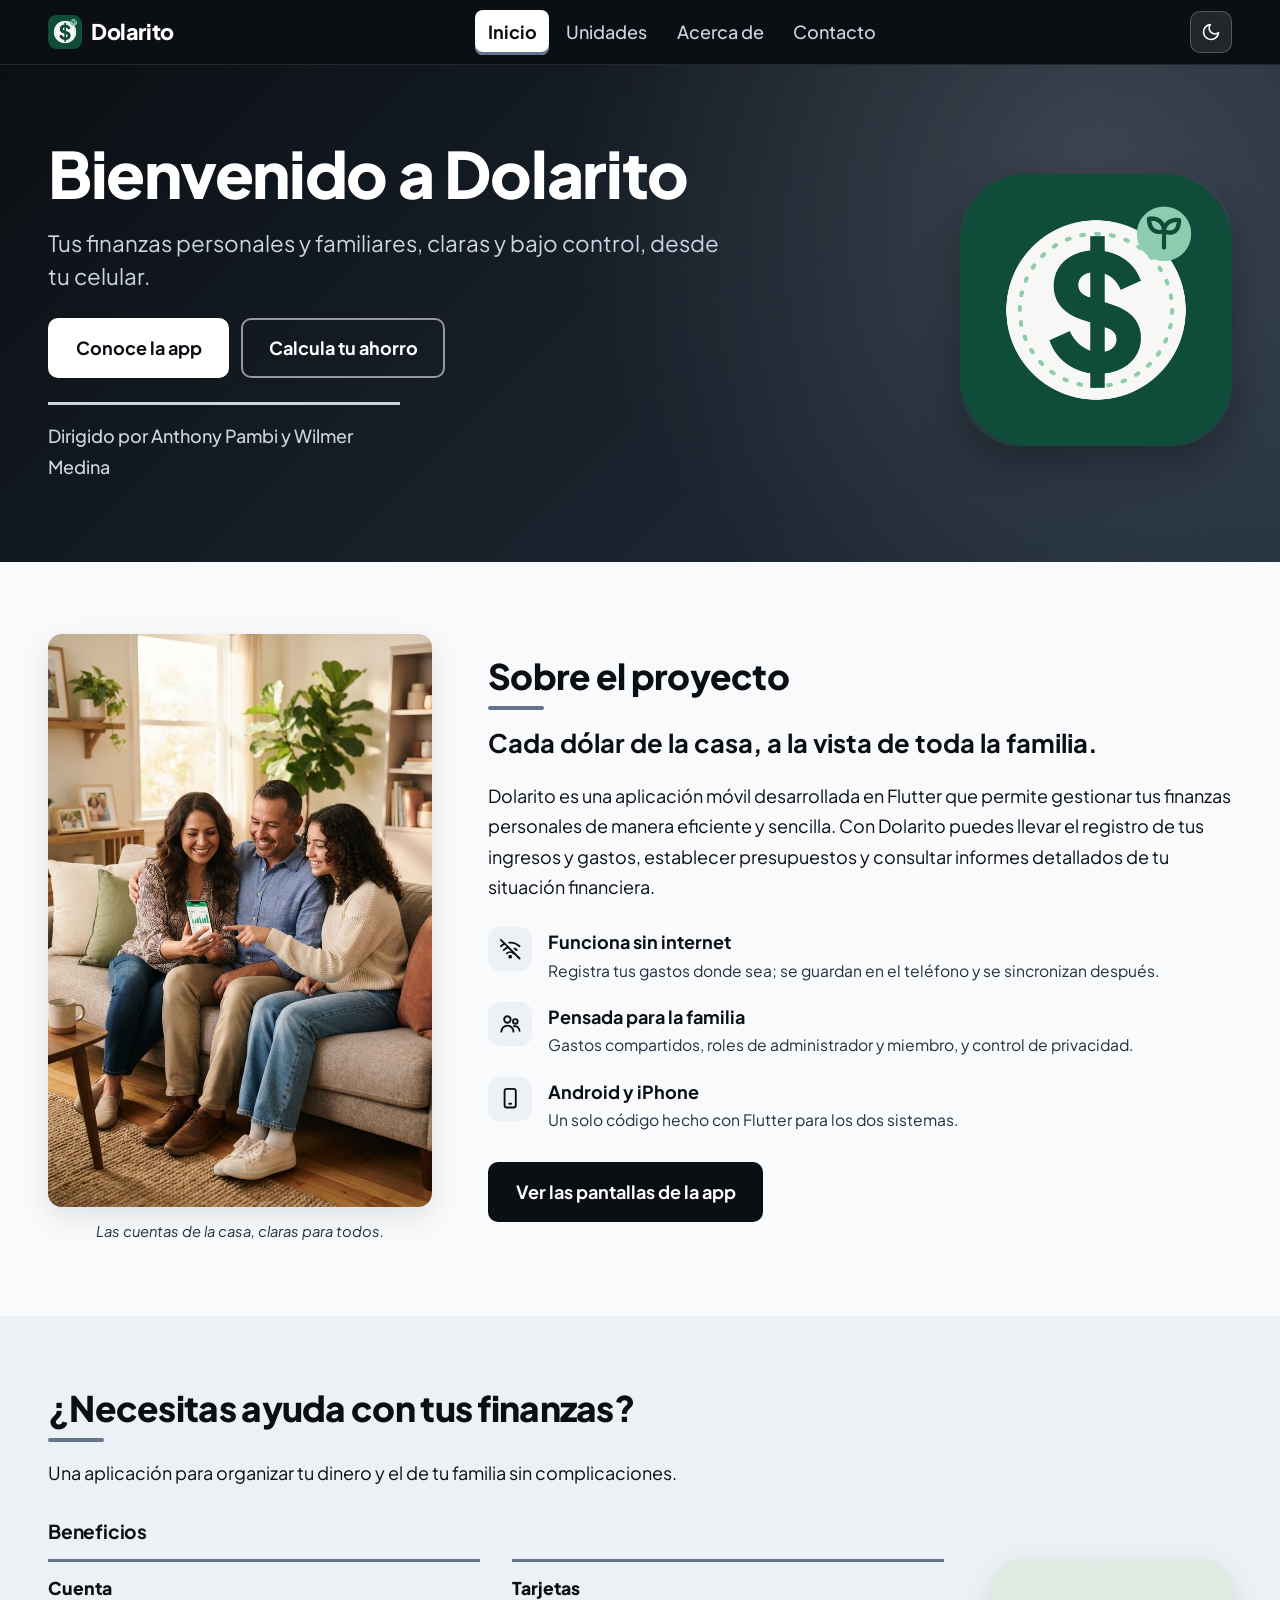
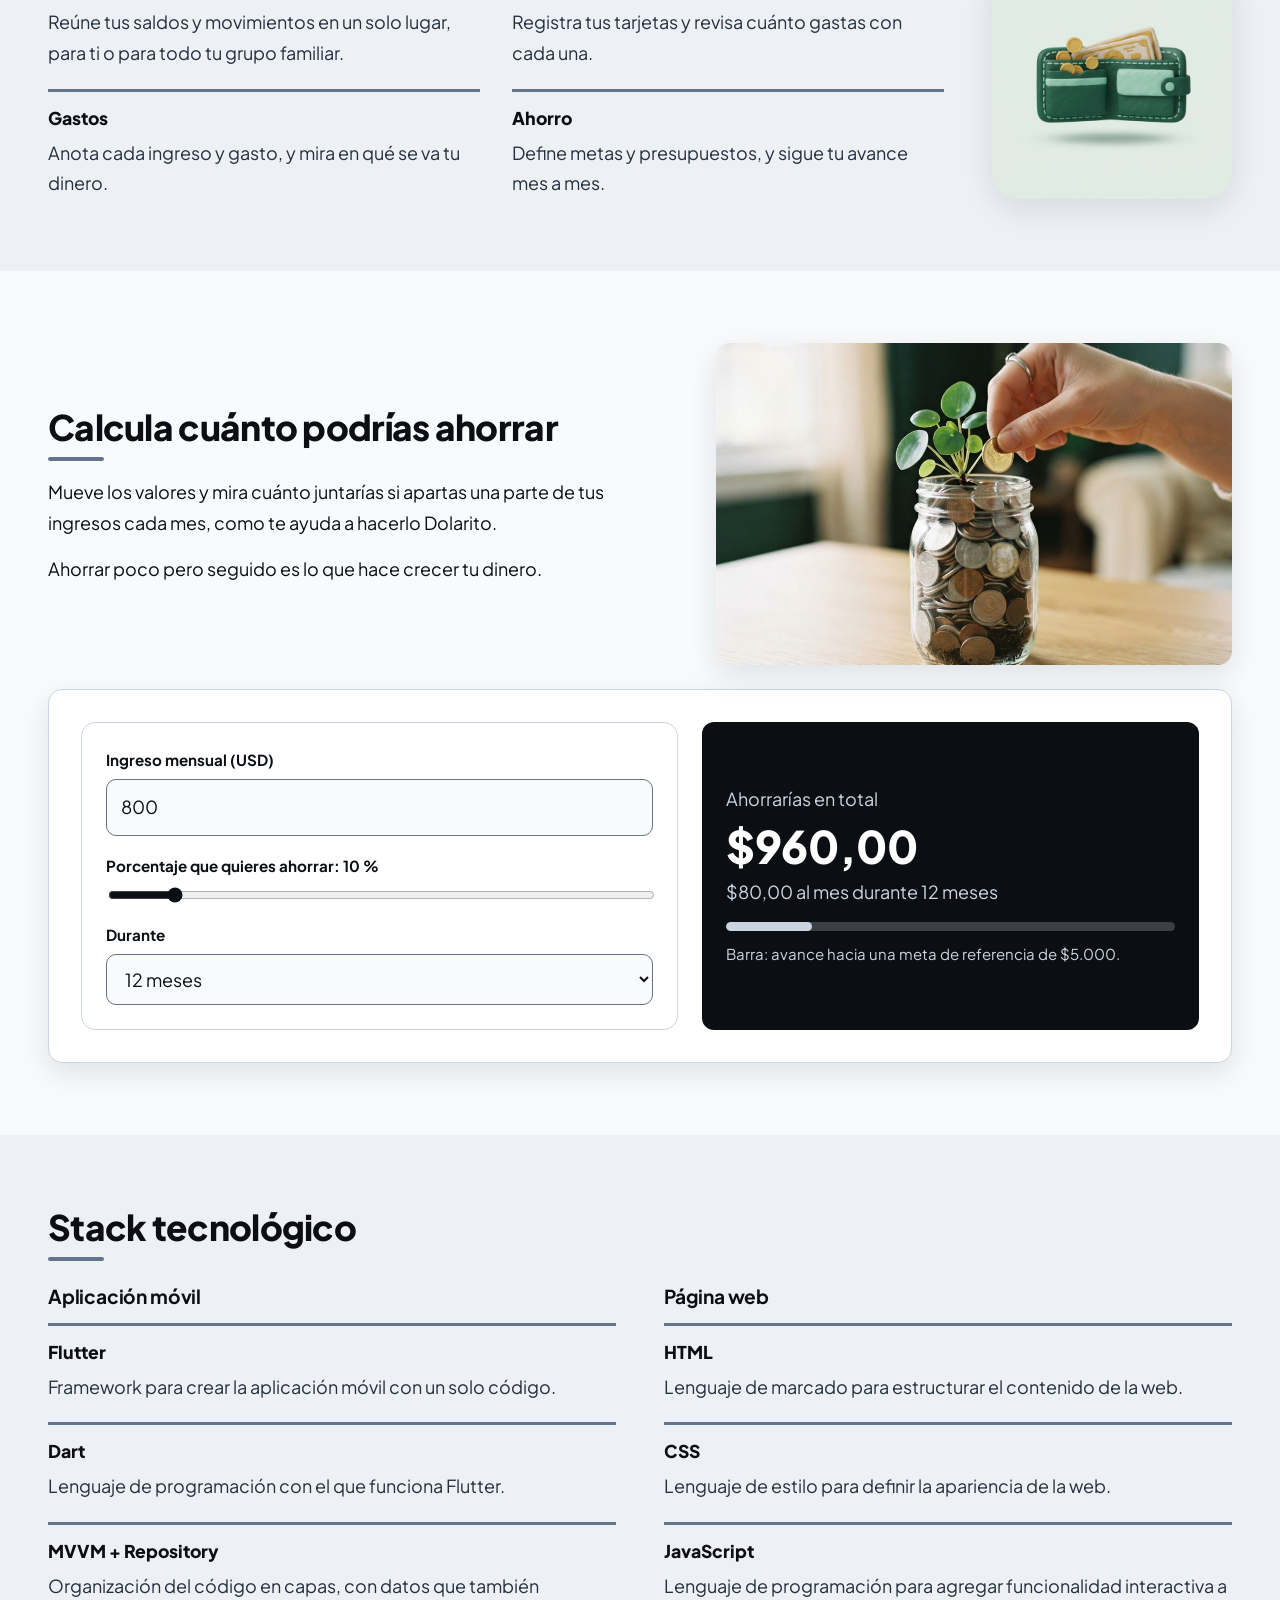
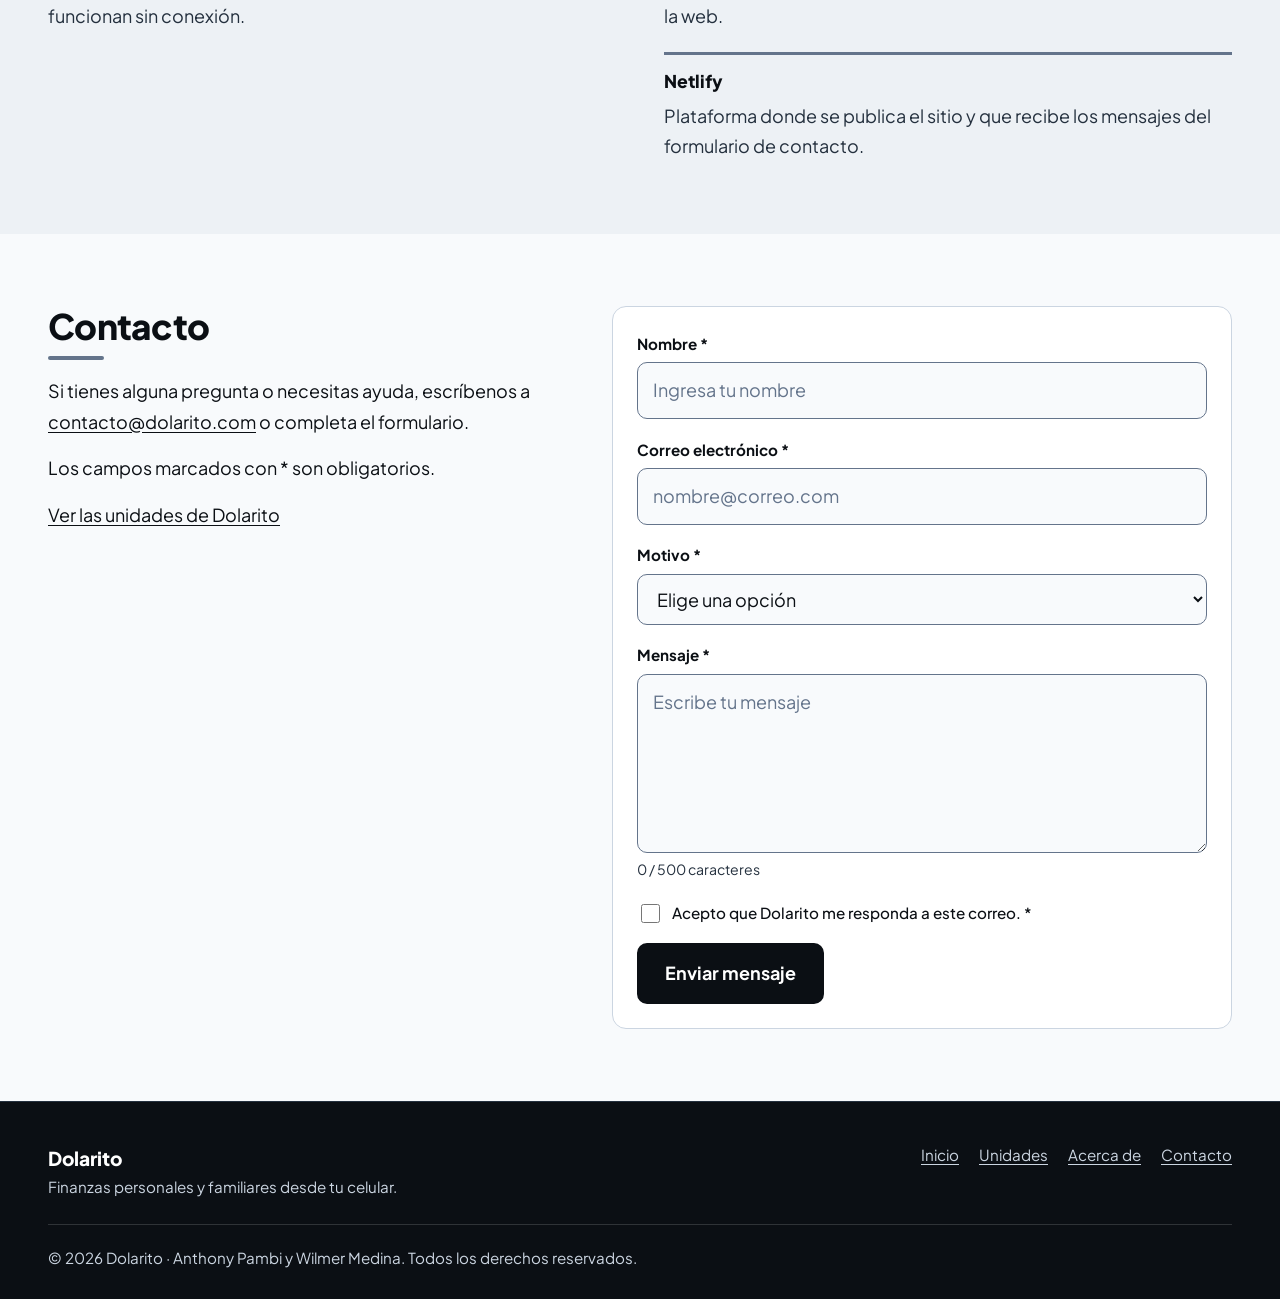
<file: index.html>
<!DOCTYPE html>
<html lang="es">

<head>
    <meta charset="UTF-8">
    <meta name="viewport" content="width=device-width, initial-scale=1.0">
    <title>Dolarito | Controla tus finanzas personales y familiares</title>
    <meta name="description"
        content="Dolarito es una aplicación móvil hecha en Flutter para controlar tus ingresos, gastos, tarjetas y ahorros en un solo lugar.">
    <meta name="theme-color" content="#0F4C3A">
    <link rel="icon" type="image/png" href="imagenes/dolarito-icono-1024.png">

    <link rel="preconnect" href="https://fonts.googleapis.com">
    <link rel="preconnect" href="https://fonts.gstatic.com" crossorigin>
    <link href="https://fonts.googleapis.com/css2?family=Plus+Jakarta+Sans:wght@400;500;600;700;800&display=swap"
        rel="stylesheet">
    <link rel="stylesheet" href="css/styles2.css">

    <!-- Aplica el tema guardado antes de pintar la página (evita el parpadeo) -->
    <script>
        (function () {
            var d = document.documentElement, t = null;
            d.classList.add("js");
            try { t = localStorage.getItem("dolarito-tema"); } catch (e) { }
            if (!t && window.matchMedia && matchMedia("(prefers-color-scheme: dark)").matches) t = "dark";
            if (t === "dark") d.setAttribute("data-theme", "dark");
        })();
    </script>
    <script src="js/main2.js" defer></script>
</head>

<body>
    <a class="salto" href="#contenido">Saltar al contenido</a>

    <header class="cabecera">
        <div class="contenedor cabecera__interior">
            <a class="marca" href="index.html"><img src="imagenes/dolarito-icono-1024.png" alt="" width="36"
                    height="36">Dolarito</a>

            <div class="cabecera__acciones">
                <button class="boton-icono" type="button" id="boton-tema" aria-pressed="false"
                    aria-label="Activar modo oscuro">
                    <svg class="icono-luna" viewBox="0 0 24 24" fill="none" stroke="currentColor" stroke-width="2"
                        stroke-linecap="round" stroke-linejoin="round" aria-hidden="true">
                        <path d="M21 12.8A9 9 0 1 1 11.2 3a7 7 0 0 0 9.8 9.8z" />
                    </svg>
                    <svg class="icono-sol" viewBox="0 0 24 24" fill="none" stroke="currentColor" stroke-width="2"
                        stroke-linecap="round" aria-hidden="true">
                        <circle cx="12" cy="12" r="4.5" />
                        <path
                            d="M12 2v2M12 20v2M4.9 4.9l1.4 1.4M17.7 17.7l1.4 1.4M2 12h2M20 12h2M4.9 19.1l1.4-1.4M17.7 6.3l1.4-1.4" />
                    </svg>
                </button>
                <button class="boton-icono menu-boton" type="button" aria-expanded="false"
                    aria-controls="menu-principal" aria-label="Abrir menú">
                    <span class="hamburguesa" aria-hidden="true"></span>
                </button>
            </div>

            <nav class="navegacion" id="menu-principal" aria-label="Principal">
                <ul class="menu">
                    <li><a href="index.html" aria-current="page">Inicio</a></li>
                    <li><a href="unidades.html">Unidades</a></li>
                    <li><a href="acerca.html">Acerca de</a></li>
                    <li><a href="#contacto">Contacto</a></li>
                </ul>
            </nav>
        </div>
    </header>

    <main id="contenido">

        <section class="portada" aria-labelledby="titulo-portada">
            <div class="contenedor portada__interior">
                <div class="portada__texto">
                    <h1 class="titulo" id="titulo-portada">Bienvenido a Dolarito</h1>
                    <p class="portada__lema">Tus finanzas personales y familiares, claras y bajo control, desde tu
                        celular.</p>
                    <div class="portada__acciones">
                        <a class="boton boton--claro" href="unidades.html">Conoce la app</a>
                        <a class="boton boton--borde" href="#ahorro">Calcula tu ahorro</a>
                    </div>
                    <p class="autor">Dirigido por Anthony Pambi y Wilmer Medina</p>
                </div>
                <img class="portada__icono" src="imagenes/dolarito-icono-1024.png" alt="Icono de Dolarito" width="1024"
                    height="1024">
            </div>
        </section>

        <section class="seccion" id="proyecto" aria-labelledby="titulo-proyecto">
            <div class="contenedor revelar">
                <article class="proyecto">
                    <figure class="figura">
                        <img src="imagenes/familia-finanzas.jpg"
                            alt="Familia sentada en el sofá revisando juntos sus finanzas en el celular" width="760"
                            height="1133" loading="lazy">
                        <figcaption>Las cuentas de la casa, claras para todos.</figcaption>
                    </figure>

                    <div class="proyecto__texto">
                        <h2 class="titulo" id="titulo-proyecto">Sobre el proyecto</h2>
                        <p class="destacado">Cada dólar de la casa, a la vista de toda la familia.</p>
                        <p>Dolarito es una aplicación móvil desarrollada en Flutter que permite gestionar tus finanzas
                            personales de manera eficiente y sencilla. Con Dolarito puedes llevar el registro de tus
                            ingresos y gastos, establecer presupuestos y consultar informes detallados de tu situación
                            financiera.</p>

                        <ul class="puntos-clave">
                            <li>
                                <span class="puntos-clave__icono" aria-hidden="true">
                                    <svg viewBox="0 0 24 24" fill="none" stroke="currentColor" stroke-width="2"
                                        stroke-linecap="round" stroke-linejoin="round">
                                        <path d="M2 2l20 20" />
                                        <path d="M8.5 16.5a5 5 0 0 1 7 0" />
                                        <path d="M5 12.9a10 10 0 0 1 5.2-2.8" />
                                        <path d="M19 12.9a10 10 0 0 0-2.3-1.6" />
                                        <path d="M2 8.8a15 15 0 0 1 4.2-2.7" />
                                        <path d="M22 8.8A15 15 0 0 0 11 5" />
                                        <circle cx="12" cy="20" r="1" />
                                    </svg>
                                </span>
                                <div>
                                    <strong>Funciona sin internet</strong>
                                    <p>Registra tus gastos donde sea; se guardan en el teléfono y se sincronizan
                                        después.</p>
                                </div>
                            </li>
                            <li>
                                <span class="puntos-clave__icono" aria-hidden="true">
                                    <svg viewBox="0 0 24 24" fill="none" stroke="currentColor" stroke-width="2"
                                        stroke-linecap="round" stroke-linejoin="round">
                                        <circle cx="9" cy="7" r="3.5" />
                                        <path d="M2.5 20a6.5 6.5 0 0 1 13 0" />
                                        <circle cx="17.5" cy="9" r="2.5" />
                                        <path d="M16 14.2a5 5 0 0 1 6 4.8" />
                                    </svg>
                                </span>
                                <div>
                                    <strong>Pensada para la familia</strong>
                                    <p>Gastos compartidos, roles de administrador y miembro, y control de privacidad.
                                    </p>
                                </div>
                            </li>
                            <li>
                                <span class="puntos-clave__icono" aria-hidden="true">
                                    <svg viewBox="0 0 24 24" fill="none" stroke="currentColor" stroke-width="2"
                                        stroke-linecap="round" stroke-linejoin="round">
                                        <rect x="6" y="2" width="12" height="20" rx="2.5" />
                                        <path d="M11 18h2" />
                                    </svg>
                                </span>
                                <div>
                                    <strong>Android y iPhone</strong>
                                    <p>Un solo código hecho con Flutter para los dos sistemas.</p>
                                </div>
                            </li>
                        </ul>

                        <a class="boton" href="unidades.html#recorrido">Ver las pantallas de la app</a>
                    </div>
                </article>
            </div>
        </section>

        <section class="seccion seccion--suave" id="beneficios" aria-labelledby="titulo-ayuda">
            <div class="contenedor revelar">
                <h2 class="titulo" id="titulo-ayuda">¿Necesitas ayuda con tus finanzas?</h2>
                <p>Una aplicación para organizar tu dinero y el de tu familia sin complicaciones.</p>

                <h3>Beneficios</h3>
                <div class="con-imagen">
                    <dl class="lista-datos lista-datos--dos">
                        <div>
                            <dt>Cuenta</dt>
                            <dd>Reúne tus saldos y movimientos en un solo lugar, para ti o para todo tu grupo familiar.
                            </dd>
                        </div>
                        <div>
                            <dt>Tarjetas</dt>
                            <dd>Registra tus tarjetas y revisa cuánto gastas con cada una.</dd>
                        </div>
                        <div>
                            <dt>Gastos</dt>
                            <dd>Anota cada ingreso y gasto, y mira en qué se va tu dinero.</dd>
                        </div>
                        <div>
                            <dt>Ahorro</dt>
                            <dd>Define metas y presupuestos, y sigue tu avance mes a mes.</dd>
                        </div>
                    </dl>
                    <img class="ilustracion" src="imagenes/beneficio-cuenta.jpg"
                        alt="Billetera verde con billetes y monedas" width="640" height="640" loading="lazy">
                </div>
            </div>
        </section>

        <section class="seccion" id="ahorro" aria-labelledby="titulo-calculadora">
            <div class="contenedor revelar">
                <div class="encabezado-con-imagen">
                    <div>
                        <h2 class="titulo" id="titulo-calculadora">Calcula cuánto podrías ahorrar</h2>
                        <p>Mueve los valores y mira cuánto juntarías si apartas una parte de tus ingresos cada mes, como
                            te ayuda a hacerlo Dolarito.</p>
                        <p>Ahorrar poco pero seguido es lo que hace crecer tu dinero.</p>
                    </div>
                    <img class="foto" src="imagenes/ahorro-meta.jpg"
                        alt="Mano colocando una moneda en un frasco de ahorro del que crece una planta" width="960"
                        height="717" loading="lazy">
                </div>

                <div class="calculadora">
                    <form id="calculadora" aria-label="Calculadora de ahorro">
                        <fieldset>
                            <legend class="visualmente-oculto">Datos para calcular tu ahorro</legend>
                            <div class="campo">
                                <label for="calc-ingreso">Ingreso mensual (USD)</label>
                                <input type="number" id="calc-ingreso" name="ingreso" value="800" min="0" step="10"
                                    inputmode="decimal">
                            </div>
                            <div class="campo">
                                <label for="calc-porcentaje">Porcentaje que quieres ahorrar: <output
                                        id="calc-porcentaje-valor" for="calc-porcentaje">10 %</output></label>
                                <input type="range" id="calc-porcentaje" name="porcentaje" min="5" max="50" step="5"
                                    value="10">
                            </div>
                            <div class="campo">
                                <label for="calc-meses">Durante</label>
                                <select id="calc-meses" name="meses">
                                    <option value="6">6 meses</option>
                                    <option value="12" selected>12 meses</option>
                                    <option value="24">24 meses</option>
                                    <option value="36">36 meses</option>
                                </select>
                            </div>
                        </fieldset>
                    </form>

                    <div class="calculadora__resultado" aria-live="polite">
                        <p>Ahorrarías en total</p>
                        <output class="calculadora__cifra" id="calc-total"
                            for="calc-ingreso calc-porcentaje calc-meses">$960,00</output>
                        <p id="calc-mensual">$80,00 al mes durante 12 meses</p>
                        <div class="barra" aria-hidden="true"><span class="barra__relleno" id="calc-barra"></span></div>
                        <p><small>Barra: avance hacia una meta de referencia de $5.000.</small></p>
                    </div>
                </div>
            </div>
        </section>

        <section class="seccion seccion--suave" id="tecnologia" aria-labelledby="titulo-stack">
            <div class="contenedor revelar">
                <h2 class="titulo" id="titulo-stack">Stack tecnológico</h2>

                <div class="dos-columnas">
                    <div>
                        <h3>Aplicación móvil</h3>
                        <dl class="lista-datos">
                            <div>
                                <dt>Flutter</dt>
                                <dd>Framework para crear la aplicación móvil con un solo código.</dd>
                            </div>
                            <div>
                                <dt>Dart</dt>
                                <dd>Lenguaje de programación con el que funciona Flutter.</dd>
                            </div>
                            <div>
                                <dt>MVVM + Repository</dt>
                                <dd>Organización del código en capas, con datos que también funcionan sin conexión.</dd>
                            </div>
                        </dl>
                    </div>
                    <div>
                        <h3>Página web</h3>
                        <dl class="lista-datos">
                            <div>
                                <dt>HTML</dt>
                                <dd>Lenguaje de marcado para estructurar el contenido de la web.</dd>
                            </div>
                            <div>
                                <dt>CSS</dt>
                                <dd>Lenguaje de estilo para definir la apariencia de la web.</dd>
                            </div>
                            <div>
                                <dt>JavaScript</dt>
                                <dd>Lenguaje de programación para agregar funcionalidad interactiva a la web.</dd>
                            </div>
                            <div>
                                <dt>Netlify</dt>
                                <dd>Plataforma donde se publica el sitio y que recibe los mensajes del formulario de
                                    contacto.</dd>
                            </div>
                        </dl>
                    </div>
                </div>
            </div>
        </section>

        <section class="seccion" id="contacto" aria-labelledby="titulo-contacto">
            <div class="contenedor contacto revelar">
                <div>
                    <h2 class="titulo" id="titulo-contacto">Contacto</h2>
                    <p>Si tienes alguna pregunta o necesitas ayuda, escríbenos a
                        <a href="mailto:contacto@dolarito.com">contacto@dolarito.com</a>
                        o completa el formulario.
                    </p>
                    <p>Los campos marcados con * son obligatorios.</p>
                    <p><a href="unidades.html">Ver las unidades de Dolarito</a></p>
                </div>

                <form id="form-contacto" name="contacto" action="gracias.html" method="post" data-netlify="true"
                    netlify-honeypot="bot-field">
                    <input type="hidden" name="form-name" value="contacto">
                    <p class="oculto-bot">
                        <label>No llenes este campo: <input name="bot-field" tabindex="-1" autocomplete="off"></label>
                    </p>

                    <div class="campo">
                        <label for="nombre">Nombre *</label>
                        <input type="text" id="nombre" name="nombre" placeholder="Ingresa tu nombre" autocomplete="name"
                            required minlength="3" aria-describedby="error-nombre">
                        <p class="campo__error" id="error-nombre" aria-live="polite"></p>
                    </div>

                    <div class="campo">
                        <label for="email">Correo electrónico *</label>
                        <input type="email" id="email" name="email" placeholder="nombre@correo.com" autocomplete="email"
                            required aria-describedby="error-email">
                        <p class="campo__error" id="error-email" aria-live="polite"></p>
                    </div>

                    <div class="campo">
                        <label for="motivo">Motivo *</label>
                        <select id="motivo" name="motivo" required aria-describedby="error-motivo">
                            <option value="">Elige una opción</option>
                            <option value="soporte">Necesito ayuda con la app</option>
                            <option value="sugerencia">Tengo una sugerencia</option>
                            <option value="familia">Quiero usarla con mi familia</option>
                            <option value="otro">Otro</option>
                        </select>
                        <p class="campo__error" id="error-motivo" aria-live="polite"></p>
                    </div>

                    <div class="campo">
                        <label for="mensaje">Mensaje *</label>
                        <textarea id="mensaje" name="mensaje" placeholder="Escribe tu mensaje" rows="5" required
                            minlength="10" maxlength="600" aria-describedby="contador-mensaje error-mensaje"></textarea>
                        <p class="campo__ayuda" id="contador-mensaje">0 / 500 caracteres</p>
                        <p class="campo__error" id="error-mensaje" aria-live="polite"></p>
                    </div>

                    <div class="campo campo--casilla">
                        <input type="checkbox" id="acepto" name="acepto" value="si" required
                            aria-describedby="error-acepto">
                        <label for="acepto">Acepto que Dolarito me responda a este correo. *</label>
                        <p class="campo__error" id="error-acepto" aria-live="polite"></p>
                    </div>

                    <button class="boton" type="submit">Enviar mensaje</button>
                </form>
            </div>
        </section>

    </main>

    <footer class="pie">
        <div class="contenedor pie__interior">
            <div>
                <p class="pie__marca">Dolarito</p>
                <p>Finanzas personales y familiares desde tu celular.</p>
            </div>
            <nav aria-label="Pie de página">
                <ul class="pie__menu">
                    <li><a href="index.html">Inicio</a></li>
                    <li><a href="unidades.html">Unidades</a></li>
                    <li><a href="acerca.html">Acerca de</a></li>
                    <li><a href="index.html#contacto">Contacto</a></li>
                </ul>
            </nav>
            <p class="pie__legal">© <span data-anio>2026</span> Dolarito · Anthony Pambi y Wilmer Medina. Todos los
                derechos reservados.</p>
        </div>
    </footer>
</body>

</html>
</file>
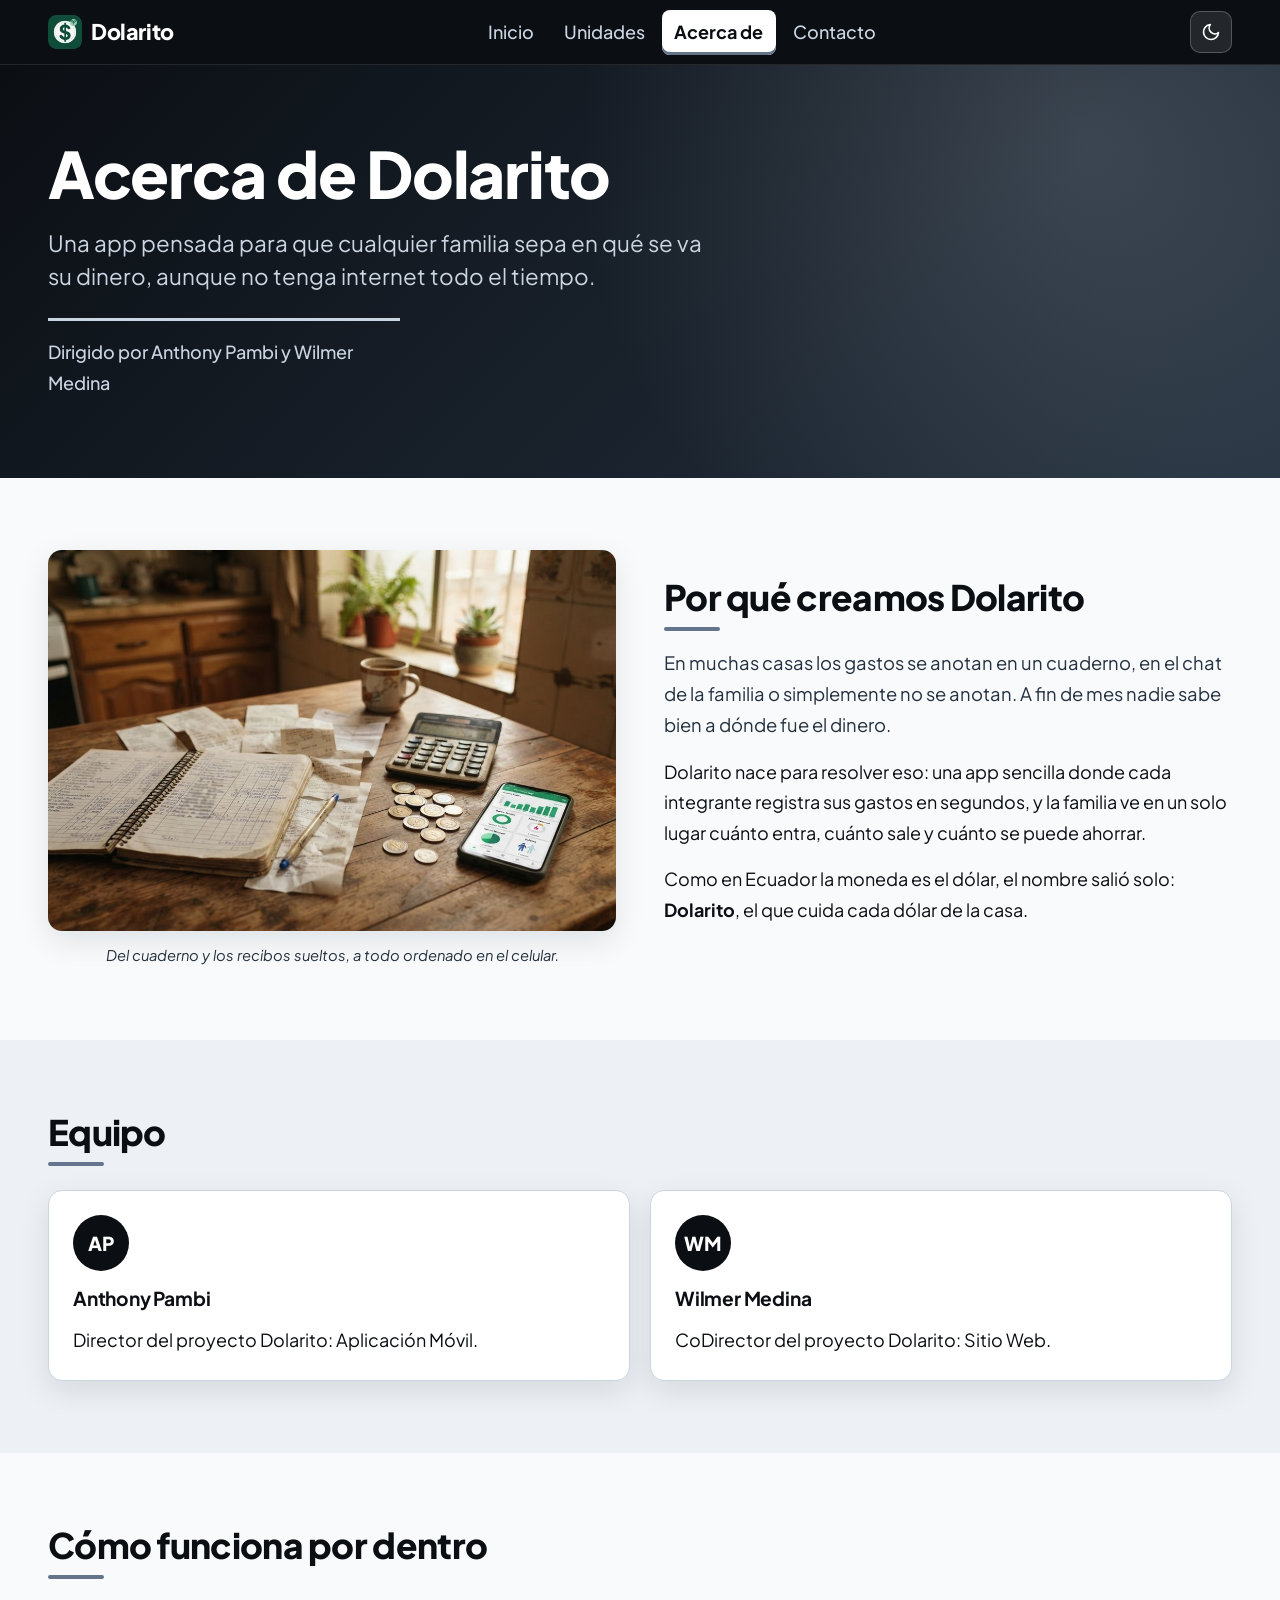
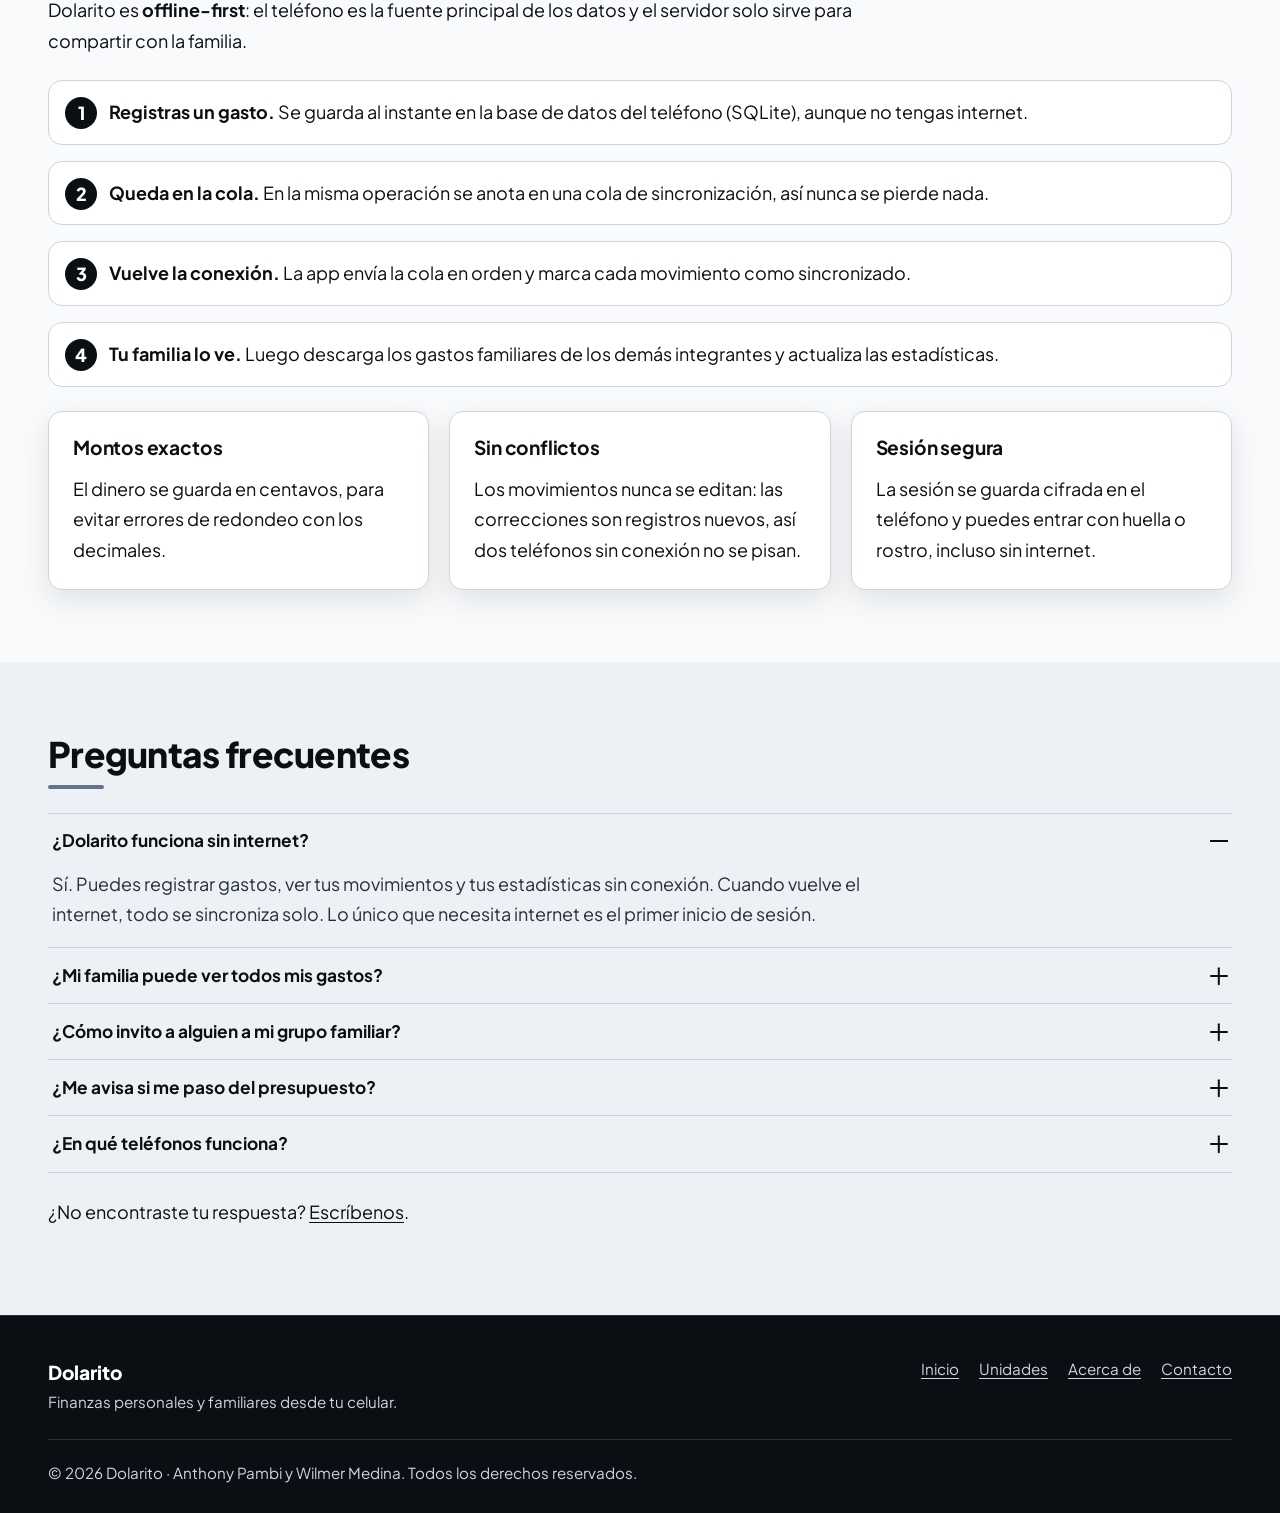
<file: acerca.html>
<!DOCTYPE html>
<html lang="es">

<head>
    <meta charset="UTF-8">
    <meta name="viewport" content="width=device-width, initial-scale=1.0">
    <title>Acerca de | Dolarito</title>
    <meta name="description"
        content="Conoce al equipo detrás de Dolarito, cómo funciona la app por dentro y las respuestas a las preguntas más frecuentes.">
    <meta name="theme-color" content="#0F4C3A">
    <link rel="icon" type="image/png" href="imagenes/dolarito-icono-1024.png">

    <link rel="preconnect" href="https://fonts.googleapis.com">
    <link rel="preconnect" href="https://fonts.gstatic.com" crossorigin>
    <link href="https://fonts.googleapis.com/css2?family=Plus+Jakarta+Sans:wght@400;500;600;700;800&display=swap"
        rel="stylesheet">
    <link rel="stylesheet" href="css/styles2.css">

    <script>
        (function () {
            var d = document.documentElement, t = null;
            d.classList.add("js");
            try { t = localStorage.getItem("dolarito-tema"); } catch (e) { }
            if (!t && window.matchMedia && matchMedia("(prefers-color-scheme: dark)").matches) t = "dark";
            if (t === "dark") d.setAttribute("data-theme", "dark");
        })();
    </script>
    <script src="js/main2.js" defer></script>
</head>

<body>
    <a class="salto" href="#contenido">Saltar al contenido</a>

    <header class="cabecera">
        <div class="contenedor cabecera__interior">
            <a class="marca" href="index.html"><img src="imagenes/dolarito-icono-1024.png" alt="" width="36"
                    height="36">Dolarito</a>

            <div class="cabecera__acciones">
                <button class="boton-icono" type="button" id="boton-tema" aria-pressed="false"
                    aria-label="Activar modo oscuro">
                    <svg class="icono-luna" viewBox="0 0 24 24" fill="none" stroke="currentColor" stroke-width="2"
                        stroke-linecap="round" stroke-linejoin="round" aria-hidden="true">
                        <path d="M21 12.8A9 9 0 1 1 11.2 3a7 7 0 0 0 9.8 9.8z" />
                    </svg>
                    <svg class="icono-sol" viewBox="0 0 24 24" fill="none" stroke="currentColor" stroke-width="2"
                        stroke-linecap="round" aria-hidden="true">
                        <circle cx="12" cy="12" r="4.5" />
                        <path
                            d="M12 2v2M12 20v2M4.9 4.9l1.4 1.4M17.7 17.7l1.4 1.4M2 12h2M20 12h2M4.9 19.1l1.4-1.4M17.7 6.3l1.4-1.4" />
                    </svg>
                </button>
                <button class="boton-icono menu-boton" type="button" aria-expanded="false"
                    aria-controls="menu-principal" aria-label="Abrir menú">
                    <span class="hamburguesa" aria-hidden="true"></span>
                </button>
            </div>

            <nav class="navegacion" id="menu-principal" aria-label="Principal">
                <ul class="menu">
                    <li><a href="index.html">Inicio</a></li>
                    <li><a href="unidades.html">Unidades</a></li>
                    <li><a href="acerca.html" aria-current="page">Acerca de</a></li>
                    <li><a href="index.html#contacto">Contacto</a></li>
                </ul>
            </nav>
        </div>
    </header>

    <main id="contenido">

        <section class="portada" aria-labelledby="titulo-portada">
            <div class="contenedor portada__interior">
                <div class="portada__texto">
                    <h1 class="titulo" id="titulo-portada">Acerca de Dolarito</h1>
                    <p class="portada__lema">Una app pensada para que cualquier familia sepa en qué se va su dinero,
                        aunque no tenga internet todo el tiempo.</p>
                    <p class="autor">Dirigido por Anthony Pambi y Wilmer Medina</p>
                </div>
            </div>
        </section>

        <section class="seccion" aria-labelledby="titulo-historia">
            <div class="contenedor revelar">
                <article class="historia">
                    <figure class="figura">
                        <img class="foto" src="imagenes/historia.jpg"
                            alt="Mesa de cocina con un cuaderno de cuentas, recibos, calculadora, monedas y un celular con una app de finanzas"
                            width="1100" height="738" loading="lazy">
                        <figcaption>Del cuaderno y los recibos sueltos, a todo ordenado en el celular.</figcaption>
                    </figure>
                    <div>
                        <h2 class="titulo" id="titulo-historia">Por qué creamos Dolarito</h2>
                        <p class="entradilla">En muchas casas los gastos se anotan en un cuaderno, en el chat de la
                            familia o simplemente no se anotan. A fin de mes nadie sabe bien a dónde fue el dinero.</p>
                        <p>Dolarito nace para resolver eso: una app sencilla donde cada integrante registra sus gastos
                            en segundos, y la familia ve en un solo lugar cuánto entra, cuánto sale y cuánto se puede
                            ahorrar.</p>
                        <p>Como en Ecuador la moneda es el dólar, el nombre salió solo: <strong>Dolarito</strong>, el
                            que cuida cada dólar de la casa.</p>
                    </div>
                </article>
            </div>
        </section>

        <section class="seccion seccion--suave" aria-labelledby="titulo-equipo">
            <div class="contenedor revelar">
                <h2 class="titulo" id="titulo-equipo">Equipo</h2>
                <div class="tarjetas">
                    <article class="tarjeta">
                        <div class="avatar" aria-hidden="true">AP</div>
                        <h3>Anthony Pambi</h3>
                        <p>Director del proyecto Dolarito: Aplicación Móvil.</p>
                    </article>
                    <article class="tarjeta">
                        <div class="avatar" aria-hidden="true">WM</div>
                        <h3>Wilmer Medina</h3>
                        <p>CoDirector del proyecto Dolarito: Sitio Web.</p>
                    </article>
                </div>
            </div>
        </section>

        <section class="seccion" aria-labelledby="titulo-funciona">
            <div class="contenedor revelar">
                <h2 class="titulo" id="titulo-funciona">Cómo funciona por dentro</h2>
                <p>Dolarito es <strong>offline-first</strong>: el teléfono es la fuente principal de los datos y el
                    servidor solo sirve para compartir con la familia.</p>

                <ol class="pasos">
                    <li><strong>Registras un gasto.</strong> Se guarda al instante en la base de datos del teléfono
                        (SQLite), aunque no tengas internet.</li>
                    <li><strong>Queda en la cola.</strong> En la misma operación se anota en una cola de sincronización,
                        así nunca se pierde nada.</li>
                    <li><strong>Vuelve la conexión.</strong> La app envía la cola en orden y marca cada movimiento como
                        sincronizado.</li>
                    <li><strong>Tu familia lo ve.</strong> Luego descarga los gastos familiares de los demás integrantes
                        y actualiza las estadísticas.</li>
                </ol>

                <div class="tarjetas tarjetas--tres">
                    <article class="tarjeta">
                        <h3>Montos exactos</h3>
                        <p>El dinero se guarda en centavos, para evitar errores de redondeo con los decimales.</p>
                    </article>
                    <article class="tarjeta">
                        <h3>Sin conflictos</h3>
                        <p>Los movimientos nunca se editan: las correcciones son registros nuevos, así dos teléfonos sin
                            conexión no se pisan.</p>
                    </article>
                    <article class="tarjeta">
                        <h3>Sesión segura</h3>
                        <p>La sesión se guarda cifrada en el teléfono y puedes entrar con huella o rostro, incluso sin
                            internet.</p>
                    </article>
                </div>
            </div>
        </section>

        <section class="seccion seccion--suave" id="preguntas" aria-labelledby="titulo-preguntas">
            <div class="contenedor revelar">
                <h2 class="titulo" id="titulo-preguntas">Preguntas frecuentes</h2>

                <div class="acordeon">
                    <div class="acordeon__item">
                        <h3>
                            <button class="acordeon__boton" type="button" aria-expanded="true" aria-controls="faq-1"
                                id="faq-boton-1">
                                ¿Dolarito funciona sin internet?
                                <span class="acordeon__icono" aria-hidden="true"></span>
                            </button>
                        </h3>
                        <div class="acordeon__panel" id="faq-1" role="region" aria-labelledby="faq-boton-1">
                            <div class="acordeon__contenido">
                                <p>Sí. Puedes registrar gastos, ver tus movimientos y tus estadísticas sin conexión.
                                    Cuando vuelve el internet, todo se sincroniza solo. Lo único que necesita internet
                                    es el primer inicio de sesión.</p>
                            </div>
                        </div>
                    </div>

                    <div class="acordeon__item">
                        <h3>
                            <button class="acordeon__boton" type="button" aria-expanded="true" aria-controls="faq-2"
                                id="faq-boton-2">
                                ¿Mi familia puede ver todos mis gastos?
                                <span class="acordeon__icono" aria-hidden="true"></span>
                            </button>
                        </h3>
                        <div class="acordeon__panel" id="faq-2" role="region" aria-labelledby="faq-boton-2">
                            <div class="acordeon__contenido">
                                <p>No. Solo se comparten los gastos que marcas como familiares. Además, el administrador
                                    del grupo elige si los demás ven el detalle de cada gasto o solo los totales.</p>
                            </div>
                        </div>
                    </div>

                    <div class="acordeon__item">
                        <h3>
                            <button class="acordeon__boton" type="button" aria-expanded="true" aria-controls="faq-3"
                                id="faq-boton-3">
                                ¿Cómo invito a alguien a mi grupo familiar?
                                <span class="acordeon__icono" aria-hidden="true"></span>
                            </button>
                        </h3>
                        <div class="acordeon__panel" id="faq-3" role="region" aria-labelledby="faq-boton-3">
                            <div class="acordeon__contenido">
                                <p>Desde la pantalla Grupo familiar puedes compartir una invitación con un código QR,
                                    por WhatsApp, por correo o copiando el enlace.</p>
                            </div>
                        </div>
                    </div>

                    <div class="acordeon__item">
                        <h3>
                            <button class="acordeon__boton" type="button" aria-expanded="true" aria-controls="faq-4"
                                id="faq-boton-4">
                                ¿Me avisa si me paso del presupuesto?
                                <span class="acordeon__icono" aria-hidden="true"></span>
                            </button>
                        </h3>
                        <div class="acordeon__panel" id="faq-4" role="region" aria-labelledby="faq-boton-4">
                            <div class="acordeon__contenido">
                                <p>Sí. Al guardar un gasto, la app te avisa cuando una categoría llega al 80 % y al 100
                                    % del presupuesto que definiste.</p>
                            </div>
                        </div>
                    </div>

                    <div class="acordeon__item">
                        <h3>
                            <button class="acordeon__boton" type="button" aria-expanded="true" aria-controls="faq-5"
                                id="faq-boton-5">
                                ¿En qué teléfonos funciona?
                                <span class="acordeon__icono" aria-hidden="true"></span>
                            </button>
                        </h3>
                        <div class="acordeon__panel" id="faq-5" role="region" aria-labelledby="faq-boton-5">
                            <div class="acordeon__contenido">
                                <p>Está hecha con Flutter, así que un mismo código funciona en Android y en iPhone.</p>
                            </div>
                        </div>
                    </div>
                </div>

                <p style="margin-top:1.5rem">¿No encontraste tu respuesta? <a href="index.html#contacto">Escríbenos</a>.
                </p>
            </div>
        </section>

    </main>

    <footer class="pie">
        <div class="contenedor pie__interior">
            <div>
                <p class="pie__marca">Dolarito</p>
                <p>Finanzas personales y familiares desde tu celular.</p>
            </div>
            <nav aria-label="Pie de página">
                <ul class="pie__menu">
                    <li><a href="index.html">Inicio</a></li>
                    <li><a href="unidades.html">Unidades</a></li>
                    <li><a href="acerca.html">Acerca de</a></li>
                    <li><a href="index.html#contacto">Contacto</a></li>
                </ul>
            </nav>
            <p class="pie__legal">© <span data-anio>2026</span> Dolarito · Anthony Pambi y Wilmer Medina. Todos los
                derechos reservados.</p>
        </div>
    </footer>
</body>

</html>
</file>
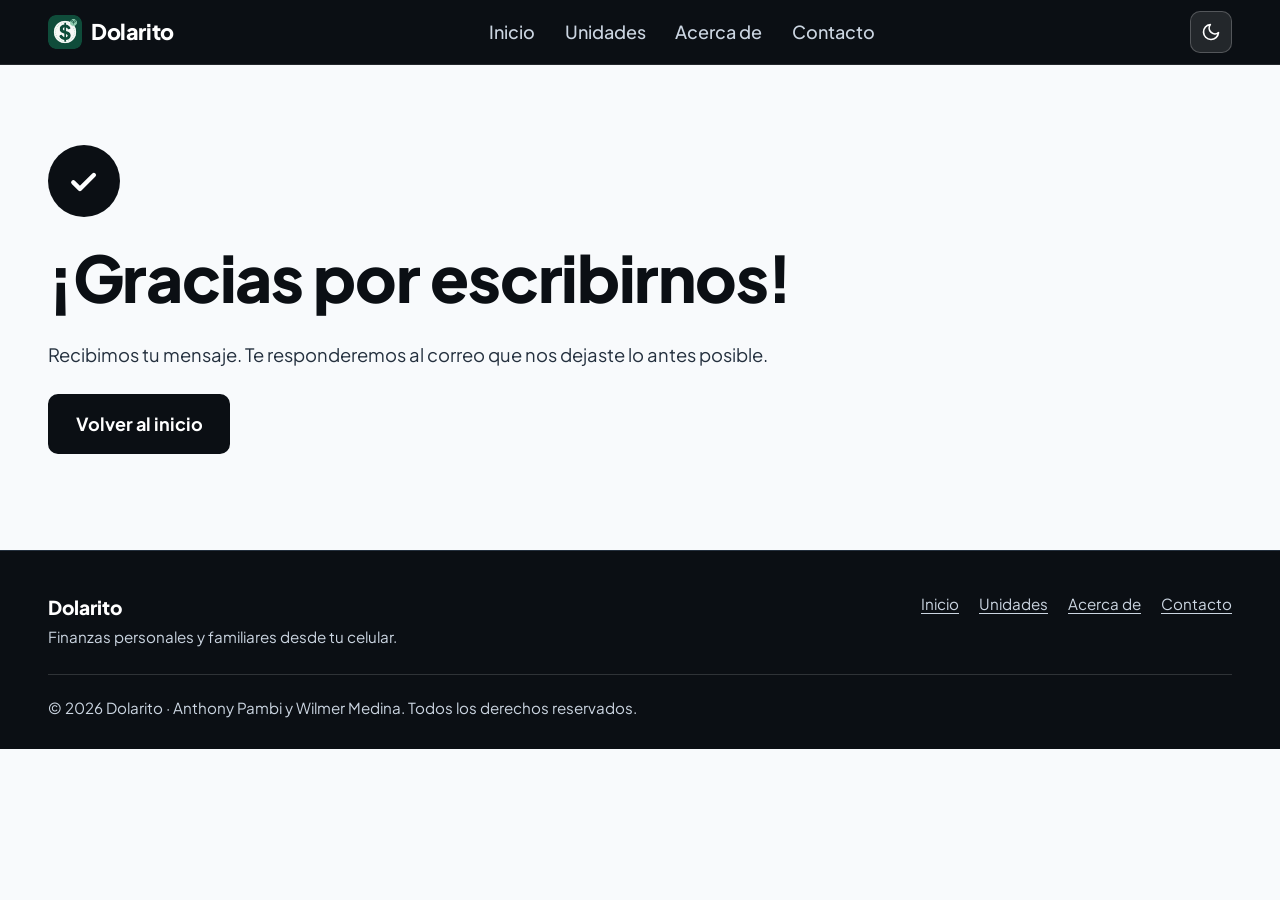
<file: gracias.html>
<!DOCTYPE html>
<html lang="es">

<head>
    <meta charset="UTF-8">
    <meta name="viewport" content="width=device-width, initial-scale=1.0">
    <title>Mensaje enviado | Dolarito</title>
    <meta name="description" content="Gracias por escribir a Dolarito.">
    <meta name="robots" content="noindex">
    <meta name="theme-color" content="#0F4C3A">
    <link rel="icon" type="image/png" href="imagenes/dolarito-icono-1024.png">

    <link rel="preconnect" href="https://fonts.googleapis.com">
    <link rel="preconnect" href="https://fonts.gstatic.com" crossorigin>
    <link href="https://fonts.googleapis.com/css2?family=Plus+Jakarta+Sans:wght@400;500;600;700;800&display=swap"
        rel="stylesheet">
    <link rel="stylesheet" href="css/styles2.css">

    <script>
        (function () {
            var d = document.documentElement, t = null;
            d.classList.add("js");
            try { t = localStorage.getItem("dolarito-tema"); } catch (e) { }
            if (!t && window.matchMedia && matchMedia("(prefers-color-scheme: dark)").matches) t = "dark";
            if (t === "dark") d.setAttribute("data-theme", "dark");
        })();
    </script>
    <script src="js/main2.js" defer></script>
</head>

<body>
    <a class="salto" href="#contenido">Saltar al contenido</a>

    <header class="cabecera">
        <div class="contenedor cabecera__interior">
            <a class="marca" href="index.html"><img src="imagenes/dolarito-icono-1024.png" alt="" width="36"
                    height="36">Dolarito</a>

            <div class="cabecera__acciones">
                <button class="boton-icono" type="button" id="boton-tema" aria-pressed="false"
                    aria-label="Activar modo oscuro">
                    <svg class="icono-luna" viewBox="0 0 24 24" fill="none" stroke="currentColor" stroke-width="2"
                        stroke-linecap="round" stroke-linejoin="round" aria-hidden="true">
                        <path d="M21 12.8A9 9 0 1 1 11.2 3a7 7 0 0 0 9.8 9.8z" />
                    </svg>
                    <svg class="icono-sol" viewBox="0 0 24 24" fill="none" stroke="currentColor" stroke-width="2"
                        stroke-linecap="round" aria-hidden="true">
                        <circle cx="12" cy="12" r="4.5" />
                        <path
                            d="M12 2v2M12 20v2M4.9 4.9l1.4 1.4M17.7 17.7l1.4 1.4M2 12h2M20 12h2M4.9 19.1l1.4-1.4M17.7 6.3l1.4-1.4" />
                    </svg>
                </button>
                <button class="boton-icono menu-boton" type="button" aria-expanded="false"
                    aria-controls="menu-principal" aria-label="Abrir menú">
                    <span class="hamburguesa" aria-hidden="true"></span>
                </button>
            </div>

            <nav class="navegacion" id="menu-principal" aria-label="Principal">
                <ul class="menu">
                    <li><a href="index.html">Inicio</a></li>
                    <li><a href="unidades.html">Unidades</a></li>
                    <li><a href="acerca.html">Acerca de</a></li>
                    <li><a href="index.html#contacto">Contacto</a></li>
                </ul>
            </nav>
        </div>
    </header>

    <main id="contenido">
        <section class="contenedor gracias" aria-labelledby="titulo-gracias">
            <div class="gracias__icono" aria-hidden="true">
                <svg viewBox="0 0 24 24" fill="none" stroke="currentColor" stroke-width="3" stroke-linecap="round"
                    stroke-linejoin="round">
                    <path d="M5 12.5l4.5 4.5L19 7.5" />
                </svg>
            </div>
            <h1 id="titulo-gracias">¡Gracias por escribirnos!</h1>
            <p class="entradilla">Recibimos tu mensaje. Te responderemos al correo que nos dejaste lo antes posible.</p>
            <p><a class="boton" href="index.html">Volver al inicio</a></p>
        </section>
    </main>

    <footer class="pie">
        <div class="contenedor pie__interior">
            <div>
                <p class="pie__marca">Dolarito</p>
                <p>Finanzas personales y familiares desde tu celular.</p>
            </div>
            <nav aria-label="Pie de página">
                <ul class="pie__menu">
                    <li><a href="index.html">Inicio</a></li>
                    <li><a href="unidades.html">Unidades</a></li>
                    <li><a href="acerca.html">Acerca de</a></li>
                    <li><a href="index.html#contacto">Contacto</a></li>
                </ul>
            </nav>
            <p class="pie__legal">© <span data-anio>2026</span> Dolarito · Anthony Pambi y Wilmer Medina. Todos los
                derechos reservados.</p>
        </div>
    </footer>
</body>

</html>
</file>
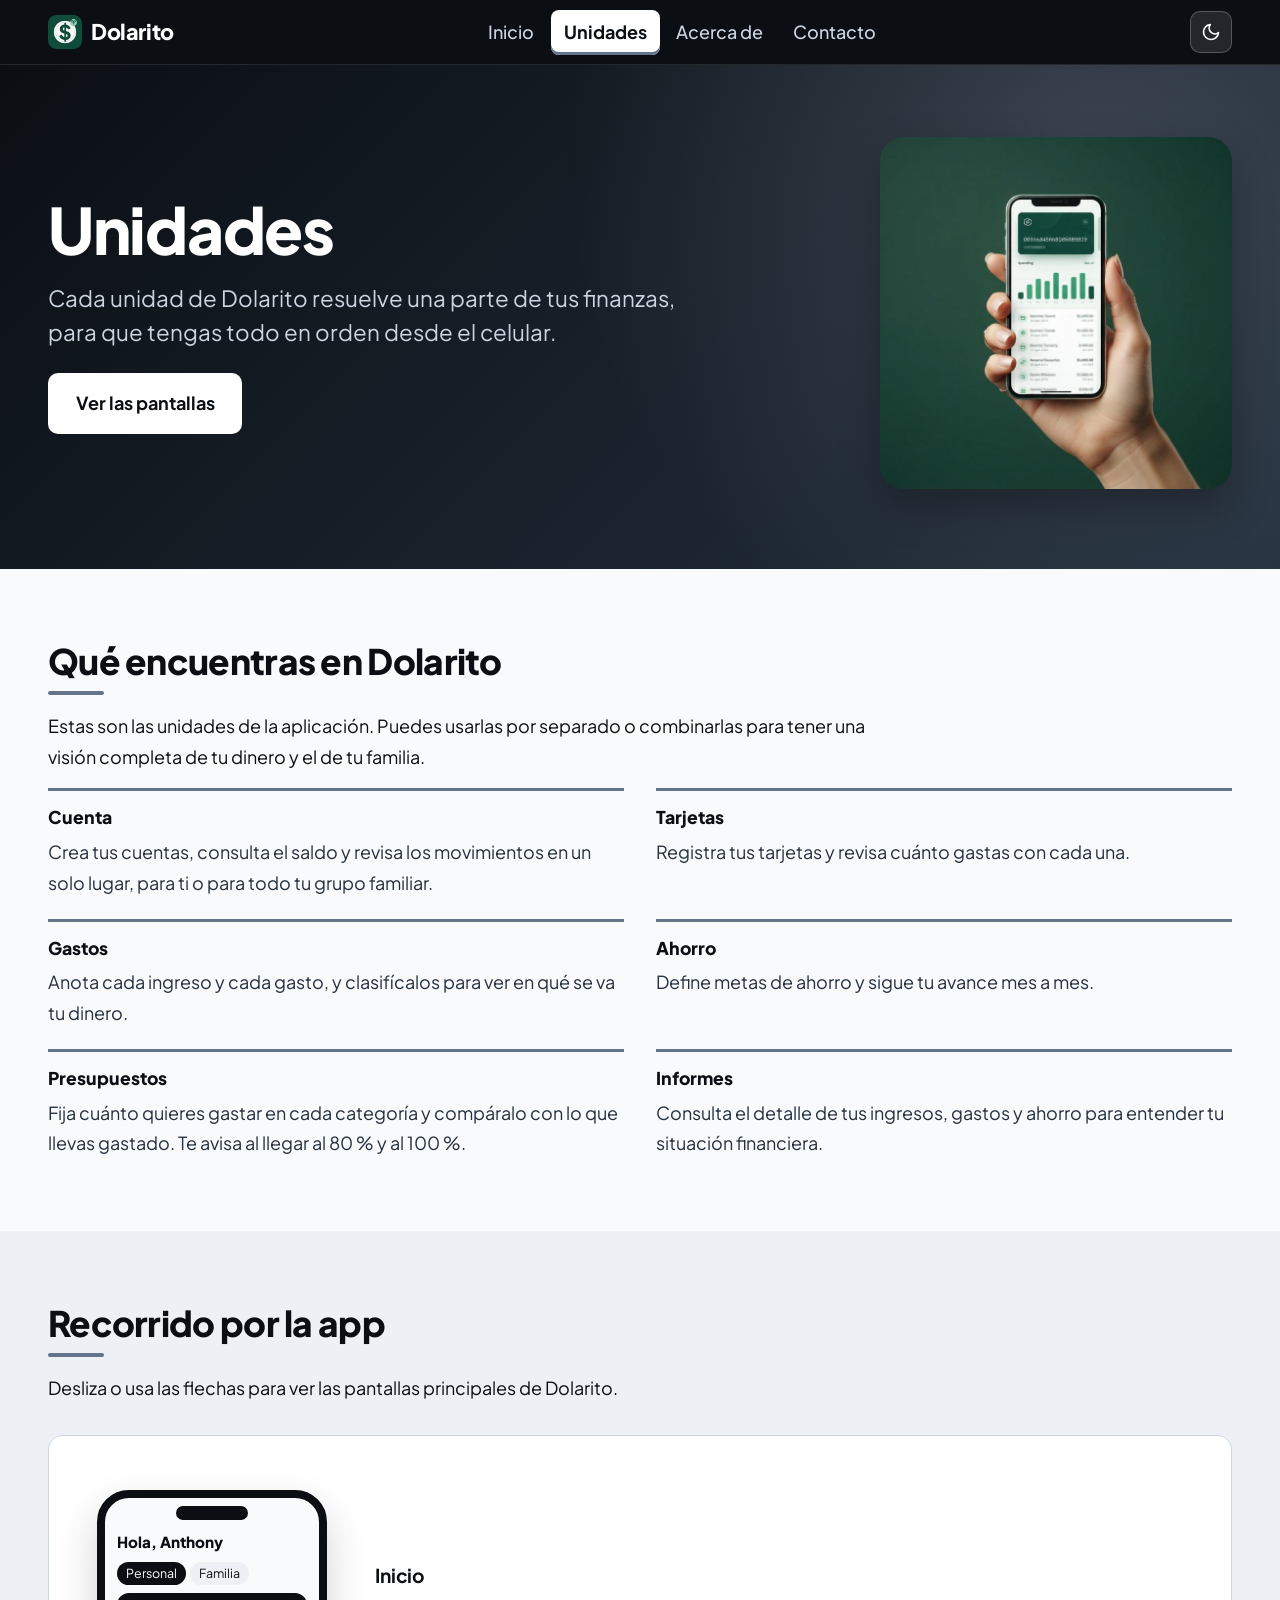
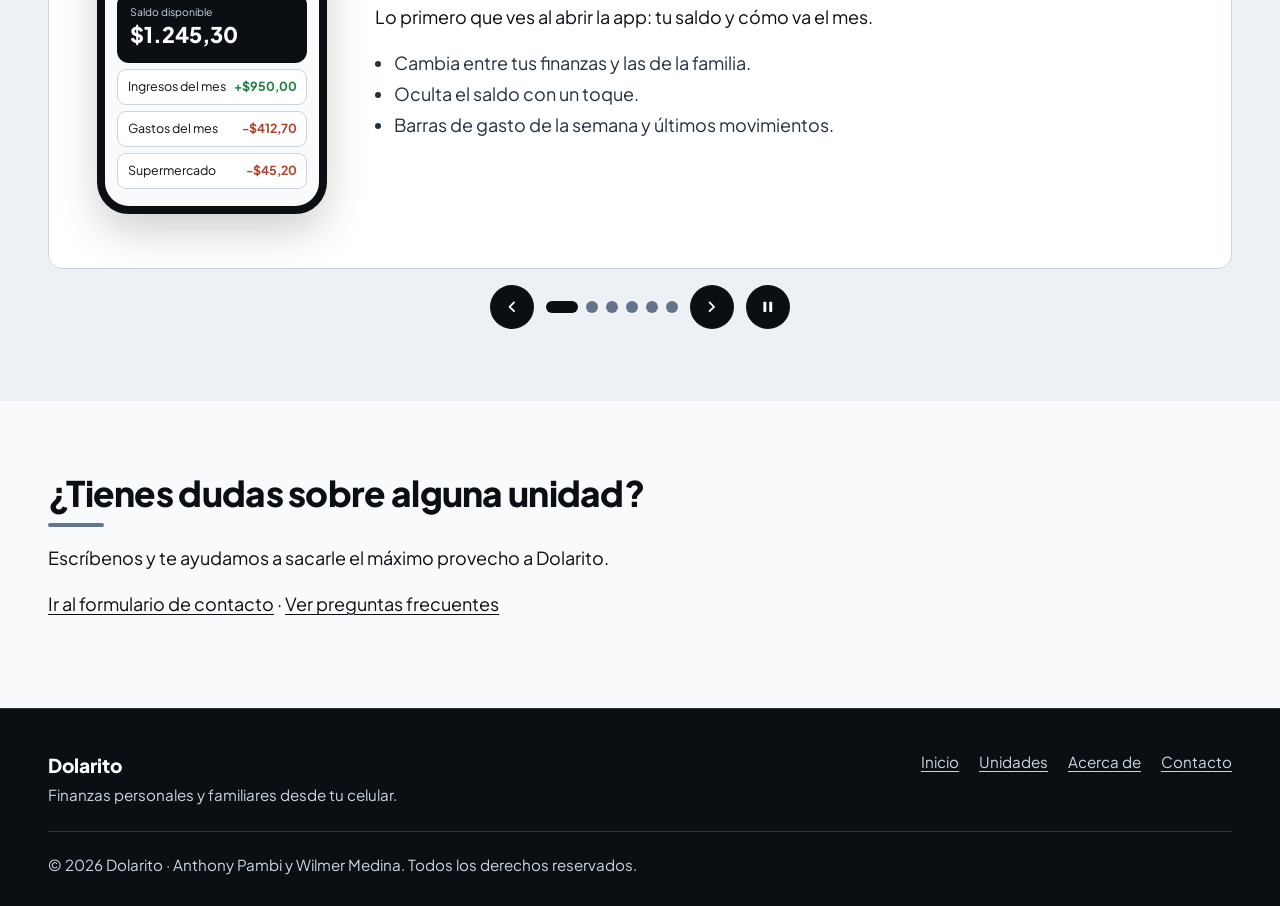
<file: unidades.html>
<!DOCTYPE html>
<html lang="es">

<head>
    <meta charset="UTF-8">
    <meta name="viewport" content="width=device-width, initial-scale=1.0">
    <title>Unidades | Dolarito</title>
    <meta name="description"
        content="Conoce las unidades de Dolarito: cuenta, tarjetas, gastos, ahorro, presupuestos e informes.">
    <meta name="theme-color" content="#0F4C3A">
    <link rel="icon" type="image/png" href="imagenes/dolarito-icono-1024.png">

    <link rel="preconnect" href="https://fonts.googleapis.com">
    <link rel="preconnect" href="https://fonts.gstatic.com" crossorigin>
    <link href="https://fonts.googleapis.com/css2?family=Plus+Jakarta+Sans:wght@400;500;600;700;800&display=swap"
        rel="stylesheet">
    <link rel="stylesheet" href="css/styles2.css">

    <script>
        (function () {
            var d = document.documentElement, t = null;
            d.classList.add("js");
            try { t = localStorage.getItem("dolarito-tema"); } catch (e) { }
            if (!t && window.matchMedia && matchMedia("(prefers-color-scheme: dark)").matches) t = "dark";
            if (t === "dark") d.setAttribute("data-theme", "dark");
        })();
    </script>
    <script src="js/main2.js" defer></script>
</head>

<body>
    <a class="salto" href="#contenido">Saltar al contenido</a>

    <header class="cabecera">
        <div class="contenedor cabecera__interior">
            <a class="marca" href="index.html"><img src="imagenes/dolarito-icono-1024.png" alt="" width="36"
                    height="36">Dolarito</a>

            <div class="cabecera__acciones">
                <button class="boton-icono" type="button" id="boton-tema" aria-pressed="false"
                    aria-label="Activar modo oscuro">
                    <svg class="icono-luna" viewBox="0 0 24 24" fill="none" stroke="currentColor" stroke-width="2"
                        stroke-linecap="round" stroke-linejoin="round" aria-hidden="true">
                        <path d="M21 12.8A9 9 0 1 1 11.2 3a7 7 0 0 0 9.8 9.8z" />
                    </svg>
                    <svg class="icono-sol" viewBox="0 0 24 24" fill="none" stroke="currentColor" stroke-width="2"
                        stroke-linecap="round" aria-hidden="true">
                        <circle cx="12" cy="12" r="4.5" />
                        <path
                            d="M12 2v2M12 20v2M4.9 4.9l1.4 1.4M17.7 17.7l1.4 1.4M2 12h2M20 12h2M4.9 19.1l1.4-1.4M17.7 6.3l1.4-1.4" />
                    </svg>
                </button>
                <button class="boton-icono menu-boton" type="button" aria-expanded="false"
                    aria-controls="menu-principal" aria-label="Abrir menú">
                    <span class="hamburguesa" aria-hidden="true"></span>
                </button>
            </div>

            <nav class="navegacion" id="menu-principal" aria-label="Principal">
                <ul class="menu">
                    <li><a href="index.html">Inicio</a></li>
                    <li><a href="unidades.html" aria-current="page">Unidades</a></li>
                    <li><a href="acerca.html">Acerca de</a></li>
                    <li><a href="index.html#contacto">Contacto</a></li>
                </ul>
            </nav>
        </div>
    </header>

    <main id="contenido">

        <section class="portada" aria-labelledby="titulo-portada">
            <div class="contenedor portada__interior">
                <div class="portada__texto">
                    <h1 class="titulo" id="titulo-portada">Unidades</h1>
                    <p class="portada__lema">Cada unidad de Dolarito resuelve una parte de tus finanzas, para que tengas
                        todo en orden desde el celular.</p>
                    <div class="portada__acciones">
                        <a class="boton boton--claro" href="#recorrido">Ver las pantallas</a>
                    </div>
                </div>
                <img class="portada__foto" src="imagenes/app-en-mano.jpg"
                    alt="Mano sosteniendo un celular con una app de finanzas abierta" width="720" height="720">
            </div>
        </section>

        <section class="seccion" aria-labelledby="titulo-unidades">
            <div class="contenedor revelar">
                <h2 class="titulo" id="titulo-unidades">Qué encuentras en Dolarito</h2>
                <p>Estas son las unidades de la aplicación. Puedes usarlas por separado o combinarlas para tener una
                    visión completa de tu dinero y el de tu familia.</p>

                <dl class="lista-datos lista-datos--dos">
                    <div id="cuenta">
                        <dt>Cuenta</dt>
                        <dd>Crea tus cuentas, consulta el saldo y revisa los movimientos en un solo lugar, para ti o
                            para todo tu grupo familiar.</dd>
                    </div>
                    <div id="tarjetas">
                        <dt>Tarjetas</dt>
                        <dd>Registra tus tarjetas y revisa cuánto gastas con cada una.</dd>
                    </div>
                    <div id="gastos">
                        <dt>Gastos</dt>
                        <dd>Anota cada ingreso y cada gasto, y clasifícalos para ver en qué se va tu dinero.</dd>
                    </div>
                    <div id="ahorro">
                        <dt>Ahorro</dt>
                        <dd>Define metas de ahorro y sigue tu avance mes a mes.</dd>
                    </div>
                    <div id="presupuestos">
                        <dt>Presupuestos</dt>
                        <dd>Fija cuánto quieres gastar en cada categoría y compáralo con lo que llevas gastado. Te avisa
                            al llegar al 80 % y al 100 %.</dd>
                    </div>
                    <div id="informes">
                        <dt>Informes</dt>
                        <dd>Consulta el detalle de tus ingresos, gastos y ahorro para entender tu situación financiera.
                        </dd>
                    </div>
                </dl>
            </div>
        </section>

        <section class="seccion seccion--suave" id="recorrido" aria-labelledby="titulo-recorrido">
            <div class="contenedor revelar">
                <h2 class="titulo" id="titulo-recorrido">Recorrido por la app</h2>
                <p>Desliza o usa las flechas para ver las pantallas principales de Dolarito.</p>

                <div class="carrusel" role="region" aria-roledescription="carrusel" aria-label="Pantallas de Dolarito">
                    <div class="carrusel__pista">

                        <article class="diapositiva" aria-roledescription="diapositiva" aria-label="1 de 6">
                            <div class="telefono" aria-hidden="true">
                                <div class="telefono__titulo">Hola, Anthony</div>
                                <div class="telefono__chips"><span class="activo">Personal</span><span>Familia</span>
                                </div>
                                <div class="telefono__hero" style="margin-top:.5rem">
                                    <small>Saldo disponible</small>
                                    <strong>$1.245,30</strong>
                                </div>
                                <div class="telefono__fila"><span>Ingresos del mes</span><span
                                        class="pos">+$950,00</span></div>
                                <div class="telefono__fila"><span>Gastos del mes</span><span class="neg">-$412,70</span>
                                </div>
                                <div class="telefono__fila"><span>Supermercado</span><span class="neg">-$45,20</span>
                                </div>
                            </div>
                            <div class="diapositiva__texto">
                                <h3>Inicio</h3>
                                <p>Lo primero que ves al abrir la app: tu saldo y cómo va el mes.</p>
                                <ul>
                                    <li>Cambia entre tus finanzas y las de la familia.</li>
                                    <li>Oculta el saldo con un toque.</li>
                                    <li>Barras de gasto de la semana y últimos movimientos.</li>
                                </ul>
                            </div>
                        </article>

                        <article class="diapositiva" aria-roledescription="diapositiva" aria-label="2 de 6">
                            <div class="telefono" aria-hidden="true">
                                <div class="telefono__titulo">Registro exprés</div>
                                <div class="telefono__hero"><small>Monto</small><strong>$12,50</strong></div>
                                <div class="telefono__chips">
                                    <span
                                        class="activo">Comida</span><span>Transporte</span><span>Hogar</span><span>Salud</span>
                                </div>
                                <div class="telefono__fila"><span>¿Gasto familiar?</span><span class="pos">Sí</span>
                                </div>
                                <div class="telefono__fila"><span>Cuenta</span><span>Débito</span></div>
                                <div class="telefono__fila"><span>Repetir</span><span>Mensual</span></div>
                            </div>
                            <div class="diapositiva__texto">
                                <h3>Registro exprés</h3>
                                <p>Anota un gasto o ingreso en segundos, incluso sin internet.</p>
                                <ul>
                                    <li>Teclado numérico propio y chips de categoría.</li>
                                    <li>Marca si el gasto es familiar.</li>
                                    <li>Movimientos recurrentes y foto del recibo.</li>
                                </ul>
                            </div>
                        </article>

                        <article class="diapositiva" aria-roledescription="diapositiva" aria-label="3 de 6">
                            <div class="telefono" aria-hidden="true">
                                <div class="telefono__titulo">Movimientos</div>
                                <div class="telefono__chips"><span class="activo">Este
                                        mes</span><span>Gastos</span><span>Familia</span></div>
                                <div class="telefono__fila"><strong>Hoy</strong><span></span></div>
                                <div class="telefono__fila"><span>Farmacia</span><span class="neg">-$8,90</span></div>
                                <div class="telefono__fila"><span>Sueldo</span><span class="pos">+$950,00</span></div>
                                <div class="telefono__fila"><strong>Ayer</strong><span></span></div>
                                <div class="telefono__fila"><span>Gasolina</span><span class="neg">-$20,00</span></div>
                            </div>
                            <div class="diapositiva__texto">
                                <h3>Movimientos</h3>
                                <p>Todo tu historial, ordenado por día.</p>
                                <ul>
                                    <li>Búsqueda y filtros por periodo, categoría y tipo.</li>
                                    <li>Muestra cuáles ya se sincronizaron.</li>
                                </ul>
                            </div>
                        </article>

                        <article class="diapositiva" aria-roledescription="diapositiva" aria-label="4 de 6">
                            <div class="telefono" aria-hidden="true">
                                <div class="telefono__titulo">Estadísticas</div>
                                <div class="telefono__chips"><span>Semanal</span><span
                                        class="activo">Mensual</span><span>Anual</span></div>
                                <div class="telefono__barras">
                                    <span style="height:45%"></span><span style="height:70%"></span><span
                                        style="height:55%"></span>
                                    <span style="height:85%"></span><span style="height:60%"></span><span
                                        style="height:40%"></span>
                                </div>
                                <div class="telefono__fila"><span>Comida</span><span>32 %</span></div>
                                <div class="telefono__fila"><span>Transporte</span><span>18 %</span></div>
                            </div>
                            <div class="diapositiva__texto">
                                <h3>Estadísticas</h3>
                                <p>Entiende en qué se va tu dinero.</p>
                                <ul>
                                    <li>Gasto por categoría y mes a mes, con promedio.</li>
                                    <li>Cuánto gasta cada integrante de la familia.</li>
                                    <li>Presupuestos que puedes editar.</li>
                                </ul>
                            </div>
                        </article>

                        <article class="diapositiva" aria-roledescription="diapositiva" aria-label="5 de 6">
                            <div class="telefono" aria-hidden="true">
                                <div class="telefono__titulo">Grupo familiar</div>
                                <div class="telefono__hero"><small>Familia</small><strong>3 miembros</strong></div>
                                <div class="telefono__fila"><span>Anthony</span><span>Administrador</span></div>
                                <div class="telefono__fila"><span>Mamá</span><span>Miembro</span></div>
                                <div class="telefono__fila"><span>Papá</span><span>Miembro</span></div>
                                <div class="telefono__chips"><span class="activo">Invitar por
                                        QR</span><span>WhatsApp</span></div>
                            </div>
                            <div class="diapositiva__texto">
                                <h3>Grupo familiar</h3>
                                <p>Comparte los gastos de la casa con tu familia.</p>
                                <ul>
                                    <li>Invita por QR, WhatsApp, correo o enlace.</li>
                                    <li>Roles de administrador y miembro.</li>
                                    <li>Elige si los demás ven el detalle o solo los totales.</li>
                                </ul>
                            </div>
                        </article>

                        <article class="diapositiva" aria-roledescription="diapositiva" aria-label="6 de 6">
                            <div class="telefono" aria-hidden="true">
                                <div class="telefono__titulo">Tarjetas y cuentas</div>
                                <div class="telefono__tarjeta-credito">
                                    <small>Tarjeta de crédito</small>
                                    <strong>•••• 4821</strong>
                                </div>
                                <div class="telefono__fila"><span>Cupo disponible</span><span
                                        class="pos">$1.320,00</span></div>
                                <div class="telefono__fila"><span>Fecha de corte</span><span>día 15</span></div>
                                <div class="telefono__fila"><span>Fecha de pago</span><span>día 30</span></div>
                            </div>
                            <div class="diapositiva__texto">
                                <h3>Tarjetas y cuentas</h3>
                                <p>Tus tarjetas, cuentas y efectivo en un carrusel.</p>
                                <ul>
                                    <li>Cupo y fechas de corte y pago de la tarjeta.</li>
                                    <li>Elige tu cuenta predeterminada.</li>
                                    <li>Transfiere entre tus cuentas.</li>
                                </ul>
                            </div>
                        </article>

                    </div>

                    <div class="carrusel__controles">
                        <button class="carrusel__boton" type="button" data-carrusel="anterior"
                            aria-label="Pantalla anterior">
                            <svg viewBox="0 0 24 24" fill="none" stroke="currentColor" stroke-width="2.5"
                                stroke-linecap="round" stroke-linejoin="round" aria-hidden="true">
                                <path d="M15 18l-6-6 6-6" />
                            </svg>
                        </button>
                        <div class="carrusel__puntos"></div>
                        <button class="carrusel__boton" type="button" data-carrusel="siguiente"
                            aria-label="Pantalla siguiente">
                            <svg viewBox="0 0 24 24" fill="none" stroke="currentColor" stroke-width="2.5"
                                stroke-linecap="round" stroke-linejoin="round" aria-hidden="true">
                                <path d="M9 18l6-6-6-6" />
                            </svg>
                        </button>
                        <button class="carrusel__boton" type="button" data-carrusel="pausa"
                            aria-label="Pausar carrusel">
                            <svg class="icono-pausa" viewBox="0 0 24 24" fill="currentColor" aria-hidden="true">
                                <rect x="6" y="5" width="4" height="14" rx="1" />
                                <rect x="14" y="5" width="4" height="14" rx="1" />
                            </svg>
                            <svg class="icono-play" viewBox="0 0 24 24" fill="currentColor" aria-hidden="true">
                                <path d="M8 5v14l11-7z" />
                            </svg>
                        </button>
                    </div>
                    <p class="carrusel__anuncio visualmente-oculto" aria-live="polite"></p>
                </div>
            </div>
        </section>

        <section class="seccion" aria-labelledby="titulo-dudas">
            <div class="contenedor revelar">
                <h2 class="titulo" id="titulo-dudas">¿Tienes dudas sobre alguna unidad?</h2>
                <p>Escríbenos y te ayudamos a sacarle el máximo provecho a Dolarito.</p>
                <p><a href="index.html#contacto">Ir al formulario de contacto</a> · <a href="acerca.html#preguntas">Ver
                        preguntas frecuentes</a></p>
            </div>
        </section>

    </main>

    <footer class="pie">
        <div class="contenedor pie__interior">
            <div>
                <p class="pie__marca">Dolarito</p>
                <p>Finanzas personales y familiares desde tu celular.</p>
            </div>
            <nav aria-label="Pie de página">
                <ul class="pie__menu">
                    <li><a href="index.html">Inicio</a></li>
                    <li><a href="unidades.html">Unidades</a></li>
                    <li><a href="acerca.html">Acerca de</a></li>
                    <li><a href="index.html#contacto">Contacto</a></li>
                </ul>
            </nav>
            <p class="pie__legal">© <span data-anio>2026</span> Dolarito · Anthony Pambi y Wilmer Medina. Todos los
                derechos reservados.</p>
        </div>
    </footer>
</body>

</html>
</file>
<file: css/styles2.css>
/* ============================================================
   Dolarito · hoja de estilos
   Paleta: Cumplimiento Carbón · Tipografía: Plus Jakarta Sans

   Índice
   1. Variables (paleta y tema oscuro)
   2. Base y tipografía
   3. Accesibilidad
   4. Cabecera y menú
   5. Botones
   6. Portada
   7. Secciones, imágenes y diseños de columnas
   8. Componentes: tarjetas, calculadora, carrusel, acordeón
   9. Formulario y página de gracias
   10. Pie de página
   11. Responsivo, impresión y movimiento reducido
   ============================================================ */

/* ============================================================
   1. VARIABLES
   ============================================================ */
:root {
    /* Paleta fija: Cumplimiento Carbón */
    --carbon-900: #0b0f14;
    --carbon-700: #24303e;
    --carbon-500: #64748b;
    --carbon-300: #cbd5e1;
    --carbon-50: #f8fafc;
    --blanco: #fff;

    /* Colores con significado propio (no cambian con el tema) */
    --rojo: #b3412e;
    --verde-ok: #1e7f43;

    /* Transparencias sobre fondos oscuros */
    --vidrio: rgba(255, 255, 255, 0.1);
    --vidrio-fuerte: rgba(255, 255, 255, 0.2);
    --vidrio-borde: rgba(255, 255, 255, 0.22);

    /* Tokens que cambian con el tema */
    --primario: var(--carbon-900); /* cabecera, botones, resultados */
    --primario-hover: var(--carbon-700);
    --sobre-primario: var(--carbon-300); /* texto claro sobre el primario */
    --realce: var(--carbon-500); /* líneas y detalles de énfasis */

    --fondo: var(--carbon-50);
    --suave: #edf1f5;
    --superficie: var(--blanco);
    --borde: var(--carbon-300);
    --tinta: var(--carbon-900);
    --apagado: var(--carbon-700);
    --acento: var(--carbon-900); /* títulos, enlaces, foco */
    --acento-hover: var(--carbon-700);
    --campo-borde: var(--carbon-500);
    --placeholder: var(--carbon-500);
    --peligro: var(--rojo); /* también lo usa el JavaScript */
    --ingreso: var(--verde-ok);
    --sombra: 0 10px 30px rgba(11, 15, 20, 0.1);

    /* Medidas y tipografía */
    --fuente:
        "Plus Jakarta Sans", system-ui, -apple-system, "Segoe UI", Roboto,
        sans-serif;
    --ancho: 68rem;
    --radio: 14px;
    --radio-chico: 10px;
    --espacio: clamp(
        3rem,
        7vw,
        4.5rem
    ); /* separación vertical entre secciones */

    color-scheme: light;
}

:root[data-theme="dark"] {
    --primario: var(--carbon-700);
    --primario-hover: var(--carbon-500);
    --realce: var(--carbon-300);

    --fondo: var(--carbon-900);
    --suave: #10161d;
    --superficie: #151c25;
    --borde: var(--carbon-700);
    --tinta: var(--carbon-50);
    --apagado: var(--carbon-300);
    --acento: var(--carbon-300);
    --acento-hover: var(--carbon-50);
    --placeholder: #94a3b8;
    --peligro: #ff9c87;
    --ingreso: #a8dc6e;
    --sombra: 0 10px 30px rgba(0, 0, 0, 0.35);

    color-scheme: dark;
}

/* ============================================================
   2. BASE Y TIPOGRAFÍA
   ============================================================ */
*,
*::before,
*::after {
    box-sizing: border-box;
}

html {
    scroll-padding-top: 5rem;
}

body {
    margin: 0;
    font: 1.0625rem/1.7 var(--fuente);
    color: var(--tinta);
    background: var(--fondo);
    transition:
        background-color 0.3s,
        color 0.3s;
}

img {
    display: block;
    max-width: 100%;
    height: auto;
}

p {
    margin: 0 0 1rem;
    max-width: 65ch;
}

a {
    color: var(--acento);
    text-underline-offset: 3px;
}
a:hover {
    color: var(--acento-hover);
}

:focus-visible {
    outline: 3px solid var(--acento);
    outline-offset: 3px;
}

.contenedor {
    width: min(100% - 2.5rem, var(--ancho));
    margin-inline: auto;
}

h1,
h2,
h3 {
    margin: 0 0 1rem;
    line-height: 1.15;
    letter-spacing: -0.02em;
    color: var(--acento);
}
h1 {
    font-size: clamp(2.4rem, 6.5vw, 4rem);
    font-weight: 800;
}
h2 {
    font-size: clamp(1.6rem, 3.6vw, 2.2rem);
    font-weight: 800;
}
h3 {
    margin-top: 2rem;
    font-size: 1.2rem;
    font-weight: 700;
    letter-spacing: -0.01em;
}

/* Barra de énfasis bajo los títulos de sección */
.seccion h2::after {
    content: "";
    display: block;
    width: 3.5rem;
    height: 4px;
    margin-top: 0.6rem;
    background: var(--realce);
    border-radius: 99px;
}

.entradilla {
    font-size: 1.15rem;
    color: var(--apagado);
}

.destacado {
    margin-bottom: 1.25rem;
    font-size: clamp(1.25rem, 2.6vw, 1.6rem);
    font-weight: 700;
    line-height: 1.35;
    color: var(--tinta);
}

/* ============================================================
   3. ACCESIBILIDAD
   ============================================================ */
.salto {
    position: absolute;
    left: 1rem;
    top: -4rem;
    z-index: 20;
    padding: 0.6rem 1rem;
    font-weight: 700;
    color: var(--primario);
    background: var(--blanco);
    border-radius: 8px;
}
.salto:focus {
    top: 1rem;
}

.visualmente-oculto {
    position: absolute;
    width: 1px;
    height: 1px;
    overflow: hidden;
    clip-path: inset(50%);
    white-space: nowrap;
}

/* El foco se ve en blanco sobre fondos oscuros */
.cabecera :focus-visible,
.pie :focus-visible {
    outline-color: var(--blanco);
}

/* Sin JavaScript, los controles que no funcionarían se ocultan */
html:not(.js) .boton-icono,
html:not(.js) .carrusel__controles,
html:not(.js) .acordeon__icono {
    display: none;
}

/* ============================================================
   4. CABECERA Y MENÚ (fija arriba)
   ============================================================ */
.cabecera {
    position: sticky;
    top: 0;
    z-index: 10;
    background: var(--primario);
    border-bottom: 1px solid var(--vidrio);
    transition: box-shadow 0.3s;
}
.cabecera--sombra {
    box-shadow: 0 6px 20px rgba(0, 0, 0, 0.22);
}

.cabecera__interior {
    display: flex;
    flex-wrap: wrap;
    align-items: center;
    justify-content: space-between;
    gap: 0.25rem 1.5rem;
    padding-block: 0.6rem;
}

.marca {
    display: inline-flex;
    align-items: center;
    gap: 0.6rem;
    font-size: 1.35rem;
    font-weight: 800;
    letter-spacing: -0.02em;
    color: var(--blanco);
    text-decoration: none;
}
.marca:hover {
    color: var(--blanco);
}
.marca img {
    width: 2.1rem;
    height: 2.1rem;
    border-radius: 22%;
}

.navegacion {
    order: 2;
}
.cabecera__acciones {
    display: flex;
    gap: 0.4rem;
    order: 3;
}

.menu {
    display: flex;
    flex-wrap: wrap;
    gap: 0.25rem;
    margin: 0;
    padding: 0;
    list-style: none;
}
.menu a {
    display: block;
    padding: 0.45rem 0.8rem;
    font-weight: 500;
    color: var(--sobre-primario);
    text-decoration: none;
    border-radius: 8px;
    transition:
        background-color 0.2s,
        color 0.2s;
}
.menu a:hover {
    color: var(--blanco);
    background: var(--vidrio);
}
.menu a[aria-current="page"] {
    font-weight: 700;
    color: var(--primario);
    background: var(--blanco);
    box-shadow: inset 0 -3px 0 var(--realce);
}

/* Botones de la cabecera: tema y menú */
.boton-icono {
    display: grid;
    place-items: center;
    width: 2.6rem;
    height: 2.6rem;
    padding: 0;
    color: var(--blanco);
    background: var(--vidrio);
    border: 1px solid var(--vidrio-borde);
    border-radius: var(--radio-chico);
    cursor: pointer;
    transition: background-color 0.2s;
}
.boton-icono:hover {
    background: var(--vidrio-fuerte);
}
.boton-icono svg {
    width: 1.25rem;
    height: 1.25rem;
}

/* Sol en tema oscuro, luna en tema claro */
.icono-sol,
[data-theme="dark"] .icono-luna {
    display: none;
}
[data-theme="dark"] .icono-sol {
    display: block;
}

/* Menú hamburguesa: tres barras que forman una X al abrirse */
.menu-boton {
    display: none;
}

.hamburguesa,
.hamburguesa::before,
.hamburguesa::after {
    display: block;
    width: 1.25rem;
    height: 2px;
    background: currentColor;
    border-radius: 2px;
    transition:
        transform 0.25s,
        opacity 0.25s;
}
.hamburguesa {
    position: relative;
}
.hamburguesa::before,
.hamburguesa::after {
    content: "";
    position: absolute;
    left: 0;
}
.hamburguesa::before {
    top: -6px;
}
.hamburguesa::after {
    top: 6px;
}

.menu-boton[aria-expanded="true"] .hamburguesa {
    background: transparent;
}
.menu-boton[aria-expanded="true"] .hamburguesa::before {
    transform: translateY(6px) rotate(45deg);
}
.menu-boton[aria-expanded="true"] .hamburguesa::after {
    transform: translateY(-6px) rotate(-45deg);
}

/* ============================================================
   5. BOTONES
   ============================================================ */
.boton {
    display: inline-block;
    justify-self: start;
    padding: 0.8rem 1.6rem;
    font: inherit;
    font-weight: 700;
    color: var(--blanco);
    background: var(--primario);
    border: 2px solid var(--primario);
    border-radius: var(--radio-chico);
    text-decoration: none;
    cursor: pointer;
    transition:
        background-color 0.2s,
        border-color 0.2s,
        transform 0.2s;
}
.boton:hover {
    color: var(--blanco);
    background: var(--primario-hover);
    border-color: var(--primario-hover);
}
.boton:not(.boton--claro):not(.boton--borde):hover {
    box-shadow: 0 6px 0 -2px var(--realce);
}
.boton:active {
    transform: translateY(1px);
}
.boton:disabled {
    opacity: 0.7;
    cursor: progress;
}

/* Variantes para fondos oscuros (portada) */
.boton--claro {
    color: var(--primario);
    background: var(--blanco);
    border-color: var(--blanco);
}
.boton--claro:hover {
    color: var(--carbon-900);
    background: var(--carbon-300);
    border-color: var(--carbon-300);
}

.boton--borde {
    background: transparent;
    border-color: rgba(255, 255, 255, 0.55);
}
.boton--borde:hover {
    background: var(--vidrio);
    border-color: var(--blanco);
}

/* ============================================================
   6. PORTADA
   ============================================================ */
.portada {
    overflow: hidden;
    color: var(--blanco);
    background:
        radial-gradient(
            circle at 85% 20%,
            rgba(203, 213, 225, 0.18),
            transparent 45%
        ),
        linear-gradient(135deg, var(--carbon-900), var(--carbon-700));
}

.portada__interior {
    display: grid;
    gap: 2rem;
    align-items: center;
    padding-block: 3rem 3.5rem;
}

.portada .titulo {
    color: var(--blanco);
}

.portada__lema {
    font-size: clamp(1.1rem, 2.4vw, 1.4rem);
    line-height: 1.5;
    color: var(--sobre-primario);
}

.portada__acciones {
    display: flex;
    flex-wrap: wrap;
    gap: 0.75rem;
    margin-top: 1.5rem;
}

.autor {
    max-width: 22rem;
    margin: 1.5rem 0 0;
    padding-top: 1rem;
    font-weight: 500;
    color: var(--sobre-primario);
    border-top: 3px solid var(--carbon-300);
}

.portada__icono,
.portada__foto {
    box-shadow: 0 18px 40px rgba(0, 0, 0, 0.3);
}
.portada__icono {
    width: min(55%, 15rem);
    border-radius: 22%;
}
.portada__foto {
    justify-self: center;
    width: min(100%, 22rem);
    border-radius: 24px;
}

/* Único movimiento decorativo: el icono flota (solo si no se pidió reducir movimiento) */
@media (prefers-reduced-motion: no-preference) {
    html {
        scroll-behavior: smooth;
    }
    .portada__icono,
    .ilustracion {
        animation: flotar 6s ease-in-out infinite;
    }
}

@keyframes flotar {
    0%,
    100% {
        transform: translateY(0) rotate(-2deg);
    }
    50% {
        transform: translateY(-12px) rotate(2deg);
    }
}

/* ============================================================
   7. SECCIONES, IMÁGENES Y DISEÑOS DE COLUMNAS
   ============================================================ */
.seccion {
    padding-block: var(--espacio);
}
.seccion--suave {
    background: var(--suave);
    transition: background-color 0.3s;
}

/* Imágenes: foto, figura e ilustración comparten estilo */
.foto,
.figura img,
.ilustracion {
    width: 100%;
    height: auto;
    border-radius: var(--radio);
    box-shadow: var(--sombra);
}
.ilustracion {
    width: min(100%, 17rem);
    margin-inline: auto;
    border-radius: 28px;
}
.encabezado-con-imagen .foto {
    aspect-ratio: 16 / 10;
    object-fit: cover;
}

/* En tema oscuro se bajan un poco las fotos claras para que no deslumbren */
[data-theme="dark"] :is(.figura img, .foto, .ilustracion) {
    filter: brightness(0.88);
}

.figura {
    margin: 0 0 1.75rem;
}
.figura figcaption {
    margin-top: 0.75rem;
    font-size: 0.92rem;
    font-style: italic;
    text-align: center;
    color: var(--apagado);
}
.historia .figura {
    margin: 0;
}
/* Foto vertical: se limita el ancho para que no quede demasiado alta */
.proyecto .figura {
    width: 100%;
    max-width: 24rem;
    margin: 0 auto;
}

/* Diseños de dos columnas: en móvil se apilan, en escritorio se reparten (ver sección 11) */
.proyecto,
.con-imagen,
.encabezado-con-imagen,
.historia {
    display: grid;
    gap: 2rem;
    align-items: center;
}

/* Puntos clave con icono */
.puntos-clave {
    display: grid;
    gap: 1.1rem;
    margin: 1.5rem 0 1.75rem;
    padding: 0;
    list-style: none;
}
.puntos-clave li {
    display: grid;
    grid-template-columns: auto 1fr;
    gap: 1rem;
    align-items: start;
}
.puntos-clave strong {
    display: block;
    color: var(--acento);
}
.puntos-clave p {
    margin: 0;
    font-size: 0.98rem;
    color: var(--apagado);
}

.puntos-clave__icono {
    display: grid;
    place-items: center;
    width: 2.75rem;
    height: 2.75rem;
    color: var(--acento);
    background: var(--suave);
    border-radius: 12px;
}
.puntos-clave__icono svg {
    width: 1.4rem;
    height: 1.4rem;
}

/* Listas de datos (beneficios y tecnologías) */
.lista-datos {
    display: grid;
    gap: 1.25rem 2rem;
    margin: 0;
}
.lista-datos > div {
    padding-top: 0.75rem;
    border-top: 3px solid var(--realce);
}
.lista-datos dt {
    font-size: 1.1rem;
    font-weight: 800;
    color: var(--acento);
}
.lista-datos dd {
    margin: 0.25rem 0 0;
    color: var(--apagado);
}

.dos-columnas {
    display: grid;
    gap: 1rem 3rem;
}
.dos-columnas h3 {
    margin-top: 0.5rem;
}

/* ============================================================
   8. COMPONENTES
   ============================================================ */

/* ---------- Bloques con borde: comparten fondo, borde y radio ---------- */
.calculadora,
.tarjeta,
.pasos li,
.diapositiva,
form {
    background: var(--superficie);
    border: 1px solid var(--borde);
    border-radius: var(--radio);
}

/* ---------- Insignias circulares: avatar, número de paso, icono de gracias, flechas ---------- */
.avatar,
.pasos li::before,
.gracias__icono,
.carrusel__boton {
    display: grid;
    place-items: center;
    font-weight: 800;
    color: var(--blanco);
    background: var(--primario);
    border-radius: 50%;
}

/* ---------- Tarjetas ---------- */
.tarjetas {
    display: grid;
    gap: 1.25rem;
    margin-top: 1.5rem;
}

.tarjeta {
    padding: 1.5rem;
    box-shadow: var(--sombra);
    transition:
        transform 0.25s,
        border-color 0.25s;
}
.tarjeta:hover {
    transform: translateY(-4px);
    border-color: var(--realce);
}
.tarjeta h3 {
    margin-top: 0;
}
.tarjeta p:last-child {
    margin-bottom: 0;
}

.avatar {
    width: 3.5rem;
    height: 3.5rem;
    margin-bottom: 1rem;
    font-size: 1.2rem;
}

/* ---------- Pasos numerados ---------- */
.pasos {
    display: grid;
    gap: 1rem;
    margin: 1.5rem 0 0;
    padding: 0;
    list-style: none;
    counter-reset: paso;
}
.pasos li {
    position: relative;
    padding: 1rem 1rem 1rem 3.75rem;
    counter-increment: paso;
}
.pasos li::before {
    content: counter(paso);
    position: absolute;
    left: 1rem;
    top: 1rem;
    width: 2rem;
    height: 2rem;
}

/* ---------- Calculadora de ahorro ---------- */
.calculadora {
    display: grid;
    gap: 1.5rem;
    margin-top: 1.5rem;
    padding: 1.5rem;
    box-shadow: var(--sombra);
}
.calculadora fieldset {
    display: grid;
    gap: 1.1rem;
    margin: 0;
    padding: 0;
    border: 0;
}

.calculadora input[type="range"] {
    padding: 0;
    accent-color: var(--primario);
    background: transparent;
    border: 0;
}

.calculadora__resultado {
    display: grid;
    align-content: center;
    gap: 0.4rem;
    padding: 1.5rem;
    color: var(--blanco);
    background: var(--primario);
    border-radius: 12px;
}
.calculadora__resultado p {
    margin: 0;
    color: var(--sobre-primario);
}
.calculadora__cifra {
    font-size: clamp(2rem, 6vw, 2.8rem);
    font-weight: 800;
    line-height: 1.1;
    color: var(--blanco);
}

.barra {
    height: 0.6rem;
    margin-top: 0.5rem;
    overflow: hidden;
    background: var(--vidrio-fuerte);
    border-radius: 99px;
}
.barra__relleno {
    display: block;
    width: 0;
    height: 100%;
    background: var(--carbon-300);
    border-radius: inherit;
    transition: width 0.4s ease;
}

/* ---------- Carrusel ---------- */
.carrusel {
    margin-top: 2rem;
}

.carrusel__pista {
    display: flex;
    overflow-x: auto;
    scroll-snap-type: x mandatory;
    scrollbar-width: none;
    border-radius: var(--radio);
}
.carrusel__pista::-webkit-scrollbar {
    display: none;
}

.diapositiva {
    flex: 0 0 100%;
    display: grid;
    gap: 2rem;
    align-items: center;
    padding: 1.5rem;
    scroll-snap-align: start;
}
.diapositiva h3 {
    margin-top: 0;
}
.diapositiva ul {
    margin: 0;
    padding-left: 1.2rem;
    color: var(--apagado);
}

.carrusel__controles {
    display: flex;
    flex-wrap: wrap;
    align-items: center;
    justify-content: center;
    gap: 0.75rem;
    margin-top: 1rem;
}

.carrusel__boton {
    width: 2.75rem;
    height: 2.75rem;
    padding: 0;
    font: inherit;
    font-size: 1.2rem;
    font-weight: 700;
    border: 0;
    cursor: pointer;
}
.carrusel__boton:hover {
    background: var(--primario-hover);
}
.carrusel__boton svg {
    width: 1.1rem;
    height: 1.1rem;
}

.carrusel__puntos {
    display: flex;
    gap: 0.5rem;
}
.carrusel__punto {
    width: 0.75rem;
    height: 0.75rem;
    padding: 0;
    background: var(--campo-borde);
    border: 0;
    border-radius: 99px;
    cursor: pointer;
    transition:
        width 0.3s,
        background-color 0.3s;
}
.carrusel__punto[aria-current="true"] {
    width: 2rem;
    background: var(--acento);
}

/* ---------- Teléfono dibujado con CSS (la pantalla de la app siempre es clara) ---------- */
.telefono {
    justify-self: center;
    width: min(100%, 15.5rem);
    padding: 0.9rem 0.75rem 1.1rem;
    font-size: 0.78rem;
    line-height: 1.4;
    color: var(--carbon-900);
    background: var(--carbon-50);
    border: 8px solid var(--carbon-900);
    border-radius: 2rem;
    box-shadow: 0 18px 40px rgba(0, 0, 0, 0.18);
}
.telefono::before {
    /* muesca superior */
    content: "";
    display: block;
    width: 4.5rem;
    height: 0.9rem;
    margin: -0.4rem auto 0.7rem;
    background: var(--carbon-900);
    border-radius: 99px;
}

.telefono__titulo {
    margin-bottom: 0.6rem;
    font-size: 0.95rem;
    font-weight: 800;
    color: var(--carbon-900);
}

.telefono__hero,
.telefono__tarjeta-credito {
    padding: 0.8rem;
    color: var(--blanco);
    border-radius: 12px;
}
.telefono__hero {
    background: var(--carbon-900);
}
.telefono__hero small {
    display: block;
    color: var(--carbon-300);
}
.telefono__hero strong {
    display: block;
    font-size: 1.35rem;
    font-weight: 800;
}

.telefono__tarjeta-credito {
    background: linear-gradient(135deg, var(--carbon-700), var(--carbon-500));
}
.telefono__tarjeta-credito strong {
    display: block;
    margin-top: 1rem;
    letter-spacing: 0.12em;
}

.telefono__fila,
.telefono__barras {
    background: var(--blanco);
    border: 1px solid var(--carbon-300);
    border-radius: 9px;
}
.telefono__fila {
    display: flex;
    justify-content: space-between;
    gap: 0.5rem;
    margin-top: 0.4rem;
    padding: 0.5rem 0.6rem;
}

.telefono__chips {
    display: flex;
    flex-wrap: wrap;
    gap: 0.3rem;
    margin-top: 0.5rem;
}
.telefono__chips span {
    padding: 0.15rem 0.55rem;
    background: #edf1f5;
    border-radius: 99px;
}
.telefono__chips .activo {
    color: var(--blanco);
    background: var(--carbon-900);
}

.telefono__barras {
    display: flex;
    align-items: flex-end;
    gap: 0.35rem;
    height: 5rem;
    margin-top: 0.6rem;
    padding: 0.5rem;
}
.telefono__barras span {
    flex: 1;
    background: var(--carbon-500);
    border-radius: 4px 4px 0 0;
}
.telefono__barras span:nth-child(even) {
    background: var(--carbon-900);
}

.neg,
.pos {
    font-weight: 700;
}
.neg {
    color: var(--rojo);
}
.pos {
    color: var(--verde-ok);
}

/* ---------- Acordeón ---------- */
.acordeon {
    margin-top: 1.5rem;
    border-top: 1px solid var(--borde);
}
.acordeon__item {
    border-bottom: 1px solid var(--borde);
}
.acordeon__item h3 {
    margin: 0;
    font-size: 1.08rem;
}

.acordeon__boton {
    display: flex;
    align-items: center;
    justify-content: space-between;
    gap: 1rem;
    width: 100%;
    padding: 1.1rem 0.25rem;
    font: inherit;
    font-weight: 700;
    text-align: left;
    color: var(--acento);
    background: none;
    border: 0;
    cursor: pointer;
}

/* Icono "+" que se convierte en "−" al abrir */
.acordeon__icono {
    position: relative;
    flex: none;
    width: 1.1rem;
    height: 1.1rem;
}
.acordeon__icono::before,
.acordeon__icono::after {
    content: "";
    position: absolute;
    top: 50%;
    left: 0;
    width: 100%;
    height: 2px;
    margin-top: -1px;
    background: currentColor;
    border-radius: 2px;
    transition: transform 0.3s;
}
.acordeon__icono::after {
    transform: rotate(90deg);
}
.acordeon__boton[aria-expanded="true"] .acordeon__icono::after {
    transform: none;
}

/* Con JavaScript el panel se anima abriéndose; sin él, queda siempre visible */
.js .acordeon__panel {
    display: grid;
    grid-template-rows: 0fr;
    visibility: hidden;
    transition:
        grid-template-rows 0.3s ease,
        visibility 0.3s;
}
.js .acordeon__panel.abierto {
    grid-template-rows: 1fr;
    visibility: visible;
}

.acordeon__contenido {
    overflow: hidden;
}
.acordeon__contenido p {
    margin: 0;
    padding: 0 0.25rem 1.1rem;
    color: var(--apagado);
}

/* ============================================================
   9. FORMULARIO Y PÁGINA DE GRACIAS
   ============================================================ */
.contacto {
    display: grid;
    gap: 2rem;
}

form {
    display: grid;
    gap: 1.1rem;
    padding: 1.5rem;
    transition: background-color 0.3s;
}

.campo {
    display: grid;
    gap: 0.35rem;
}
label {
    font-size: 0.95rem;
    font-weight: 700;
}

input,
textarea,
select {
    width: 100%;
    padding: 0.75rem 0.9rem;
    font: inherit;
    color: var(--tinta);
    background: var(--fondo);
    border: 1.5px solid var(--campo-borde);
    border-radius: var(--radio-chico);
    transition: border-color 0.2s;
}
textarea {
    min-height: 8rem;
    resize: vertical;
}
::placeholder {
    color: var(--placeholder);
}

input:focus-visible,
textarea:focus-visible,
select:focus-visible {
    outline-offset: 1px;
    border-color: var(--acento);
}

/* Ayuda, errores y estados del campo */
.campo__ayuda,
.campo__error {
    margin: 0;
    font-size: 0.88rem;
}
.campo__ayuda {
    color: var(--apagado);
}
.campo__error {
    font-size: 0.9rem;
    font-weight: 600;
    color: var(--peligro);
}
.campo__error:empty {
    display: none;
}

.campo--error :is(input, textarea, select) {
    border-color: var(--peligro);
}
.campo--ok :is(input, textarea, select) {
    border-color: var(--ingreso);
}

/* Casilla de aceptación */
.campo--casilla {
    grid-template-columns: auto 1fr;
    align-items: start;
    column-gap: 0.6rem;
}
.campo--casilla input {
    width: 1.15rem;
    height: 1.15rem;
    margin-top: 0.3rem;
    accent-color: var(--primario);
}
.campo--casilla label {
    font-weight: 500;
}
.campo--casilla .campo__error {
    grid-column: 1 / -1;
}

.oculto-bot {
    display: none;
} /* campo trampa para bots (Netlify honeypot) */

/* Página de gracias */
.gracias {
    display: grid;
    justify-items: start;
    gap: 0.5rem;
    padding-block: 5rem;
}
.gracias__icono {
    width: 4.5rem;
    height: 4.5rem;
    margin-bottom: 1rem;
}
.gracias__icono svg {
    width: 2.2rem;
    height: 2.2rem;
}

/* ============================================================
   10. PIE DE PÁGINA (siempre carbón oscuro)
   ============================================================ */
.pie {
    padding-block: 2.5rem 1.75rem;
    font-size: 0.95rem;
    color: var(--carbon-300);
    background: var(--carbon-900);
    border-top: 1px solid var(--carbon-700);
}
.pie__interior {
    display: grid;
    gap: 1.5rem;
}
.pie p {
    margin: 0;
    max-width: none;
}
.pie__marca {
    font-size: 1.2rem;
    font-weight: 800;
    color: var(--blanco);
}
.pie__menu {
    display: flex;
    flex-wrap: wrap;
    gap: 0.5rem 1.25rem;
    margin: 0;
    padding: 0;
    list-style: none;
}
.pie a {
    color: var(--sobre-primario);
}
.pie a:hover {
    color: var(--blanco);
}
.pie__legal {
    padding-top: 1.25rem;
    border-top: 1px solid rgba(255, 255, 255, 0.15);
}

/* ============================================================
   11. RESPONSIVO, IMPRESIÓN Y MOVIMIENTO REDUCIDO
   ============================================================ */

/* ---------- Móvil: menú desplegable ---------- */
@media (max-width: 47.99rem) {
    .js .menu-boton {
        display: grid;
    }
    .js .cabecera__acciones {
        order: 2;
    }
    .js .navegacion {
        display: none;
        order: 3;
        flex-basis: 100%;
    }
    .js .cabecera--abierta .navegacion {
        display: block;
    }
    .js .menu {
        flex-direction: column;
        padding-block: 0.5rem 0.75rem;
    }
    .js .menu a {
        padding: 0.7rem 0.9rem;
    }

    /* Sin JavaScript, el menú queda visible en una sola fila */
    html:not(.js) .menu {
        gap: 0;
        margin-inline: -0.55rem;
    }
    html:not(.js) .menu a {
        padding: 0.4rem 0.55rem;
        font-size: 0.92rem;
    }
}

/* ---------- Tablet y escritorio: diseños de columnas ---------- */
@media (min-width: 48rem) {
    .portada__interior {
        grid-template-columns: 1.4fr 1fr;
        padding-block: 4.5rem 5rem;
    }
    .portada__icono {
        justify-self: end;
        width: min(100%, 17rem);
    }
    .portada__foto {
        justify-self: end;
    }

    .proyecto {
        grid-template-columns: minmax(0, 24rem) 1fr;
        gap: 3.5rem;
    }
    .con-imagen {
        grid-template-columns: 1fr 15rem;
        gap: 3rem;
    }
    .encabezado-con-imagen {
        grid-template-columns: 1.2fr 1fr;
        gap: 3rem;
        margin-bottom: 0.5rem;
    }
    .historia {
        grid-template-columns: 1fr 1fr;
        gap: 3rem;
    }
    .contacto {
        grid-template-columns: 1fr 1.2fr;
        gap: 3rem;
        align-items: start;
    }

    .lista-datos--dos,
    .dos-columnas,
    .tarjetas {
        grid-template-columns: repeat(2, 1fr);
    }
    .tarjetas--tres {
        grid-template-columns: repeat(3, 1fr);
    }

    .calculadora {
        grid-template-columns: 1.2fr 1fr;
        padding: 2rem;
    }
    .diapositiva {
        grid-template-columns: auto 1fr;
        gap: 3rem;
        padding: 2.5rem 3rem;
    }

    .pie__interior {
        grid-template-columns: 1fr auto;
        align-items: start;
    }
    .pie__legal {
        grid-column: 1 / -1;
    }
}

/* ---------- Teléfonos pequeños ---------- */
@media (max-width: 29.99rem) {
    body {
        font-size: 1rem;
    }
    .contenedor {
        width: min(100% - 1.5rem, var(--ancho));
    }
    .portada__acciones .boton,
    form .boton {
        width: 100%;
        text-align: center;
    }
    .calculadora,
    form,
    .tarjeta {
        padding: 1.1rem;
    }
    .diapositiva {
        padding: 1rem;
    }
    .gracias {
        padding-block: 3rem;
    }
}

/* ---------- Pantallas muy grandes ---------- */
@media (min-width: 80rem) {
    :root {
        --ancho: 74rem;
    }
    body {
        font-size: 1.125rem;
    }
}

/* ---------- Impresión ---------- */
@media print {
    .cabecera,
    .carrusel__controles,
    .boton-icono {
        display: none;
    }
    body {
        color: #000;
        background: #fff;
    }
}

/* ---------- Movimiento reducido ---------- */
/* !important para que gane siempre sobre cualquier animación o transición. */
@media (prefers-reduced-motion: reduce) {
    *,
    *::before,
    *::after {
        animation-duration: 0.01ms !important;
        animation-iteration-count: 1 !important;
        transition-duration: 0.01ms !important;
        scroll-behavior: auto !important;
    }
}
</file>
